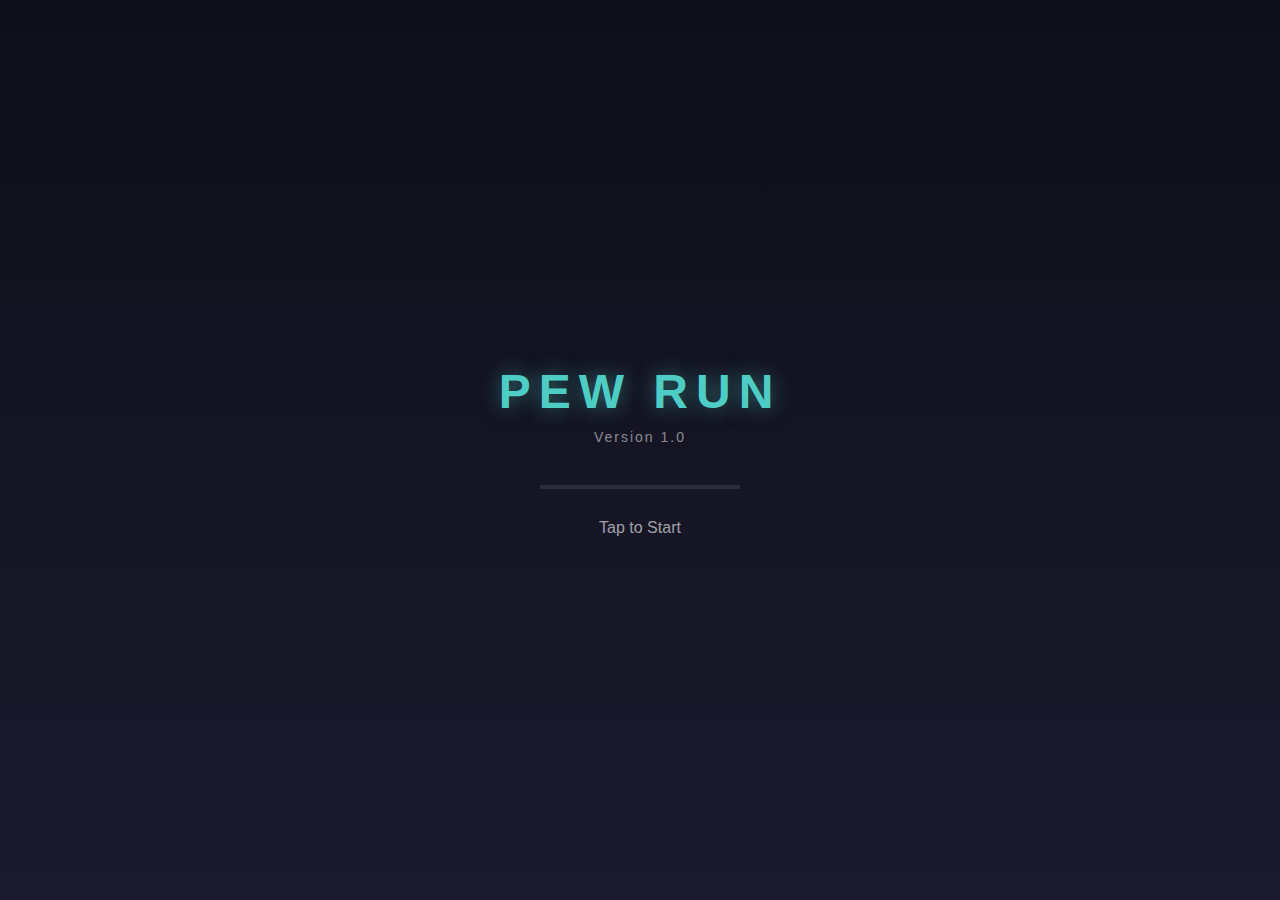
<file: index.html>
<!DOCTYPE html>
<html lang="en">
<head>
    <meta charset="UTF-8">
    <meta name="viewport" content="width=device-width, initial-scale=1.0, user-scalable=no, height=device-height, viewport-fit=cover">
    <title>Pew Run</title>
    
    <!-- Favicon -->
    <link rel="icon" type="image/png" sizes="192x192" href="icons/icon-192.png">

    <!-- iOS App Icons (multiple sizes) -->
    <link rel="apple-touch-icon" sizes="180x180" href="icons/icon-180.png">
    <link rel="apple-touch-icon" sizes="152x152" href="icons/icon-152.png">
    <link rel="apple-touch-icon" sizes="167x167" href="icons/icon-167.png">
    <link rel="apple-touch-icon" sizes="120x120" href="icons/icon-120.png">
    <link rel="apple-touch-icon-precomposed" sizes="180x180" href="icons/icon-180.png">
    
    <!-- Android Manifest -->
    <link rel="manifest" href="manifest.json">
    
    <!-- iOS Splash Screen -->
    <link rel="apple-touch-startup-image" href="icons/splash.svg">
    
    <!-- Apple PWA -->
    <meta name="apple-mobile-web-app-capable" content="yes">
    <meta name="apple-mobile-web-app-status-bar-style" content="black-translucent">
    <meta name="apple-mobile-web-app-title" content="Pew Run">

    <!-- Theme Color -->
    <meta name="theme-color" content="#4ecdc4">
    <meta name="description" content="Pew Run - A fast-paced 2D space shooter. Dodge obstacles, collect power-ups, and fight bosses in this action-packed arcade game.">
    <meta http-equiv="Content-Security-Policy" content="default-src 'self'; script-src 'self'; style-src 'self' 'unsafe-inline'; img-src 'self' data:; connect-src 'self'">

    <link rel="stylesheet" href="style.css?v=4">
</head>
<body>
<!-- Splash Screen -->
<div id="splashScreen" onclick="dismissSplashDirect()">
    <div class="splash-content">
        <h1 class="splash-title">PEW RUN</h1>
        <p class="splash-version">Version 1.0</p>
        <div class="splash-loading">
            <div class="loading-bar">
                <div class="loading-progress"></div>
            </div>
        </div>
        <p class="splash-tap">Tap to Start</p>
    </div>
</div>
    <div id="game-container">
        <canvas id="gameCanvas"></canvas>
        <div id="ui">
            <div id="score">Score: <span id="scoreValue">0</span></div>
            <div id="health">Health: <span id="healthValue">100</span></div>
            <div id="ammo">Ammo: <span id="ammoValue">30</span></div>
            <div id="gems">💎 <span id="gemsValue">0</span></div>
        </div>
        <!-- Add wave display -->
            <div id="waveUI">
            <span>WAVE: </span><span id="waveDisplay">1</span>
        </div>
        <!-- Tutorial UI -->
        <div id="tutorialUI" class="hidden">
            <span>TUTORIAL</span>
        </div>
        <!-- Add pause button (positioned in corner for easy access) -->
        <button id="bombBtn" class="hidden bomb-btn" aria-label="Use Bomb">💣<span class="bomb-count">1</span></button>
        <button id="pauseBtn" class="hidden" aria-label="Pause">⏸️</button>
        <button id="soundBtn" class="hidden" aria-label="Toggle sound">🔊</button>
        <button id="musicBtn" class="hidden" aria-label="Toggle music">🎵</button>
        <!-- Add wave announcement overlay (positioned after pause button for proper z-index) -->
        <div id="waveAnnouncement" class="wave-overlay hidden">
            <div class="wave-content">
                <h2 class="wave-title">WAVE</h2>
                <div class="wave-number" id="waveAnnouncementNumber">1</div>
                <p class="wave-subtitle">Get Ready!</p>
            </div>
        </div>
        <!-- Settings Button -->
        <button id="settingsBtn" class="hidden" aria-label="Settings">⚙️</button>
        <!-- Daily Rewards Button -->
        <button id="dailyRewardsBtn" class="hidden" aria-label="Daily rewards">🎁</button>

        <!-- Settings Panel -->
        <div id="settingsPanel" class="overlay hidden">
            <div class="settings-content">
                <h2>SETTINGS</h2>
                
                <div class="setting-row">
                    <span>Sound</span>
                    <button id="soundToggle" class="toggle-btn">ON</button>
                </div>
                
                <div class="setting-row">
                    <span>Music</span>
                    <button id="musicToggle" class="toggle-btn">ON</button>
                </div>
                
                <div class="setting-row">
                    <span>Graphics</span>
                    <button id="graphicsToggle" class="toggle-btn">HIGH</button>
                </div>
                
                <div class="setting-row">
                    <span>Vibration</span>
                    <button id="vibrationToggle" class="toggle-btn">ON</button>
                </div>
                
                <div class="setting-row">
                    <a href="privacy-policy.html" id="privacyLink" target="_blank" rel="noopener noreferrer">Privacy Policy</a>
                </div>
                
                <button id="closeSettingsBtn" class="close-btn">CLOSE</button>
            </div>
        </div>

        <!-- How to Play Panel -->
        <div id="howToPlayPanel" class="overlay hidden">
            <div class="how-to-play-content">
                <h2>HOW TO PLAY</h2>

                <div class="htp-section">
                    <h3>CONTROLS</h3>
                    <p>Drag to move · Auto-fire is always on</p>
                </div>

                <div class="htp-section">
                    <h3>POWER-UPS</h3>
                    <div class="htp-items">
                        <div class="htp-item">
                            <span class="htp-icon" style="background:#2ecc71">+</span>
                            <span>Health (+30 HP)</span>
                        </div>
                        <div class="htp-item">
                            <span class="htp-icon" style="background:#3498db">A</span>
                            <span>Ammo (+15)</span>
                        </div>
                        <div class="htp-item">
                            <span class="htp-icon" style="background:#f1c40f">S</span>
                            <span>Shield (blocks 1 hit)</span>
                        </div>
                        <div class="htp-item">
                            <span class="htp-icon" style="background:#e67e22">R</span>
                            <span>Rapid Fire (2x speed)</span>
                        </div>
                    </div>
                </div>

                <div class="htp-section">
                    <h3>SPECIAL ABILITY</h3>
                    <div class="htp-items">
                        <div class="htp-item">
                            <span class="htp-icon" style="background:#e74c3c">💣</span>
                            <span>Bomb - Clears screen!</span>
                        </div>
                    </div>
                    <p>Buy bombs in the shop. Tap the bomb button to use.</p>
                </div>

                <div class="htp-section">
                    <h3>OBSTACLES</h3>
                    <div class="htp-items">
                        <div class="htp-item">
                            <span class="htp-icon htp-box"></span>
                            <span>Crate (30 damage)</span>
                        </div>
                        <div class="htp-item">
                            <span class="htp-icon htp-spike"></span>
                            <span>Spike (30 damage)</span>
                        </div>
                    </div>
                </div>

                <div class="htp-section">
                    <h3>ENEMIES</h3>
                    <p>Basic → Fast → Tank → Shooter</p>
                    <p>Boss every 5 waves</p>
                </div>

                <button id="closeHowToPlayBtn" class="close-btn">CLOSE</button>
            </div>
        </div>

        <!-- Daily Rewards Panel -->
        <div id="dailyRewardsPanel" class="overlay hidden">
            <div class="daily-rewards-content">
                <h2>DAILY REWARDS</h2>
                
                <div class="streak-display">
                    <span id="streakCount">0</span> Day Streak
                </div>
                
                <div class="rewards-grid">
                    <div class="reward-day" data-day="1">
                        <div class="reward-icon">💎</div>
                        <div class="reward-amount">50</div>
                        <div class="reward-label">Day 1</div>
                    </div>
                    <div class="reward-day" data-day="2">
                        <div class="reward-icon">💎</div>
                        <div class="reward-amount">100</div>
                        <div class="reward-label">Day 2</div>
                    </div>
                    <div class="reward-day" data-day="3">
                        <div class="reward-icon">💎</div>
                        <div class="reward-amount">150</div>
                        <div class="reward-label">Day 3</div>
                    </div>
                    <div class="reward-day" data-day="4">
                        <div class="reward-icon">💎</div>
                        <div class="reward-amount">200</div>
                        <div class="reward-label">Day 4</div>
                    </div>
                    <div class="reward-day" data-day="5">
                        <div class="reward-icon">💎</div>
                        <div class="reward-amount">300</div>
                        <div class="reward-label">Day 5</div>
                    </div>
                    <div class="reward-day" data-day="6">
                        <div class="reward-icon">💎</div>
                        <div class="reward-amount">400</div>
                        <div class="reward-label">Day 6</div>
                    </div>
                    <div class="reward-day" data-day="7">
                        <div class="reward-day-large">
                            <div class="reward-icon">💎</div>
                            <div class="reward-amount">1000</div>
                            <div class="reward-label">DAY 7</div>
                        </div>
                    </div>
                </div>
                
                <div class="next-reward-info">
                    <p>Next reward in: <span id="nextRewardTimer">--:--</span></p>
                </div>
                
                <button id="claimDailyBtn" class="claim-btn">CLAIM REWARD</button>
                <button id="closeDailyBtn" class="close-btn">CLOSE</button>
            </div>
        </div>

        <!-- Tutorial Overlay -->
        <div id="tutorialOverlay" class="overlay hidden">
            <div class="tutorial-content">
                <div id="tutorialStep" class="tutorial-step">
                    <div class="tutorial-highlight" id="tutorialHighlight"></div>
                    <div class="tutorial-text" id="tutorialText"></div>
                    <div class="tutorial-progress">
                        <div class="tutorial-progress-bar" id="tutorialProgress"></div>
                    </div>
                </div>
                <button id="tutorialSkipBtn" class="skip-btn">SKIP</button>
            </div>
        </div>

        <!-- Tutorial Hint Display -->
        <div id="tutorialHint" class="hidden">
            <span id="hintText"></span>
        </div>

        <!-- Daily Reward Notification -->
        <div id="dailyRewardNotification" class="notification hidden">
            <div class="notification-content">
                <span class="notification-icon">🎁</span>
                <span class="notification-text">Daily Reward Ready!</span>
            </div>
        </div>
        <div id="playerHighlight" class="hidden">
            <div id="playerHighlightBox"></div>
        </div>
        <!-- Add pause menu overlay -->
        <div id="pauseMenu" class="overlay hidden">
            <div class="pause-content">
                <h2>PAUSED</h2>
                <button id="resumeBtn">RESUME</button>
                <button id="restartFromPauseBtn">RESTART</button>
                <button id="quitBtn">QUIT TO MENU</button>
                <button id="pauseShopBtn" class="shop-open-btn">SHOP</button>
                <button id="pauseHowToPlayBtn">HOW TO PLAY</button>
            </div>
        </div>
        <!-- Add boss health bar -->
        <div id="bossHealthBar" class="hidden">
            <div id="bossName">BOSS</div>
            <div id="bossHealthContainer">
                <div id="bossHealthFill"></div>
            </div>
        </div>
        <div id="startScreen" class="overlay">
            <h1>PEW RUN</h1>
           <p>Auto-shoot, drag to move left/right</p>
           <p>High Score: <span id="startHighScore">0</span></p>
           <p>Best Wave: <span id="startBestWave">1</span></p>
            <button id="startBtn">START</button>
            <button id="shopBtn" class="shop-open-btn">SHOP</button>
            <button id="howToPlayBtn">HOW TO PLAY</button>
        </div>
        <div id="gameOverScreen" class="overlay hidden">
            <h1>GAME OVER</h1>
            <div id="newHighScoreEl" class="new-high-score hidden">NEW HIGH SCORE!</div>
            <p>Score: <span id="finalScore">0</span></p>
            <p>High Score: <span id="highScoreDisplay">0</span></p>
            <p>Wave Reached: <span id="waveReachedDisplay">1</span></p>
            <p>Gems Earned: <span id="gemsEarnedDisplay">0</span></p>
            <p>Enemies Killed: <span id="enemiesKilledDisplay">0</span></p>
            <p>Total Games: <span id="totalGamesDisplay">0</span></p>
            <p>Total Enemies: <span id="totalEnemiesDisplay">0</span></p>
            <button id="restartBtn">RESTART</button>
            <button id="gameOverShopBtn" class="shop-open-btn">SHOP</button>
        </div>

        <!-- Revive Prompt -->
        <div id="revivePrompt" class="overlay hidden">
            <div class="revive-content">
                <h2>REVIVE?</h2>
                <p class="revive-desc">Continue with 50% health</p>
                <div class="revive-timer" id="reviveTimer">5</div>
                <button id="reviveBtn" class="revive-btn">REVIVE (1 token)</button>
                <button id="reviveSkipBtn" class="close-btn">GIVE UP</button>
            </div>
        </div>

        <!-- Shop Panel -->
        <div id="shopPanel" class="overlay hidden">
            <div class="shop-content">
                <h2>SHOP</h2>
                <p class="shop-gems-display">Gems: <span id="shopGemsDisplay">0</span></p>
                <div class="shop-grid">
                    <div class="shop-item" data-item="revive">
                        <div class="shop-icon">+1</div>
                        <div class="shop-name">Extra Life</div>
                        <div class="shop-desc">Revive once per game</div>
                        <div class="shop-owned" id="reviveCount">0 owned</div>
                        <button class="shop-buy-btn" data-item="revive" data-cost="500">500 gems</button>
                    </div>
                    <div class="shop-item" data-item="ammoBoost">
                        <div class="shop-icon">+10</div>
                        <div class="shop-name">Ammo Boost</div>
                        <div class="shop-desc">Start with +10 ammo</div>
                        <div class="shop-owned" id="ammoBoostStatus">Not owned</div>
                        <button class="shop-buy-btn" data-item="ammoBoost" data-cost="200">200 gems</button>
                    </div>
                    <div class="shop-item" data-item="skin_red">
                        <div class="shop-icon" style="color:#ff6b6b">Ship</div>
                        <div class="shop-name">Red Ship</div>
                        <div class="shop-owned" id="skinRedStatus">Not owned</div>
                        <button class="shop-buy-btn" data-item="skin_red" data-cost="300">300 gems</button>
                    </div>
                    <div class="shop-item" data-item="skin_gold">
                        <div class="shop-icon" style="color:#f39c12">Ship</div>
                        <div class="shop-name">Gold Ship</div>
                        <div class="shop-owned" id="skinGoldStatus">Not owned</div>
                        <button class="shop-buy-btn" data-item="skin_gold" data-cost="300">300 gems</button>
                    </div>
                    <div class="shop-item" data-item="skin_purple">
                        <div class="shop-icon" style="color:#9b59b6">Ship</div>
                        <div class="shop-name">Purple Ship</div>
                        <div class="shop-owned" id="skinPurpleStatus">Not owned</div>
                        <button class="shop-buy-btn" data-item="skin_purple" data-cost="300">300 gems</button>
                    </div>
                    <div class="shop-item" data-item="weapon_spread">
                        <div class="shop-icon">⟨⟩</div>
                        <div class="shop-name">Spread Shot</div>
                        <div class="shop-desc">Fire 3 bullets in a fan</div>
                        <div class="shop-owned" id="weaponSpreadStatus">Not owned</div>
                        <button class="shop-buy-btn" data-item="weapon_spread" data-cost="400">400 gems</button>
                    </div>
                    <div class="shop-item" data-item="weapon_piercing">
                        <div class="shop-icon">↟</div>
                        <div class="shop-name">Piercing Shot</div>
                        <div class="shop-desc">Bullets pass through enemies</div>
                        <div class="shop-owned" id="weaponPiercingStatus">Not owned</div>
                        <button class="shop-buy-btn" data-item="weapon_piercing" data-cost="600">600 gems</button>
                    </div>
                    <div class="shop-item" data-item="magnet">
                        <div class="shop-icon">🧲</div>
                        <div class="shop-name">Magnet</div>
                        <div class="shop-desc">Attract nearby power-ups</div>
                        <div class="shop-owned" id="magnetStatus">Not owned</div>
                        <button class="shop-buy-btn" data-item="magnet" data-cost="350">350 gems</button>
                    </div>
                    <div class="shop-item" data-item="startingShield">
                        <div class="shop-icon">🛡</div>
                        <div class="shop-name">Auto Shield</div>
                        <div class="shop-desc">Start with 3s shield</div>
                        <div class="shop-owned" id="startingShieldStatus">Not owned</div>
                        <button class="shop-buy-btn" data-item="startingShield" data-cost="250">250 gems</button>
                    </div>
                    <div class="shop-item" data-item="bomb">
                        <div class="shop-icon">💣</div>
                        <div class="shop-name">Bomb</div>
                        <div class="shop-desc">Clear screen of enemies</div>
                        <div class="shop-owned" id="bombCount">0 owned</div>
                        <button class="shop-buy-btn" data-item="bomb" data-cost="150">150 gems</button>
                    </div>
                </div>
                <button id="closeShopBtn" class="close-btn">CLOSE</button>
            </div>
        </div>
    </div>
    <script src="game.js?v=3"></script>
    <script>
    if ('serviceWorker' in navigator) {
        navigator.serviceWorker.register('service-worker.js');
    }
    </script>
</body>
</html>
</file>
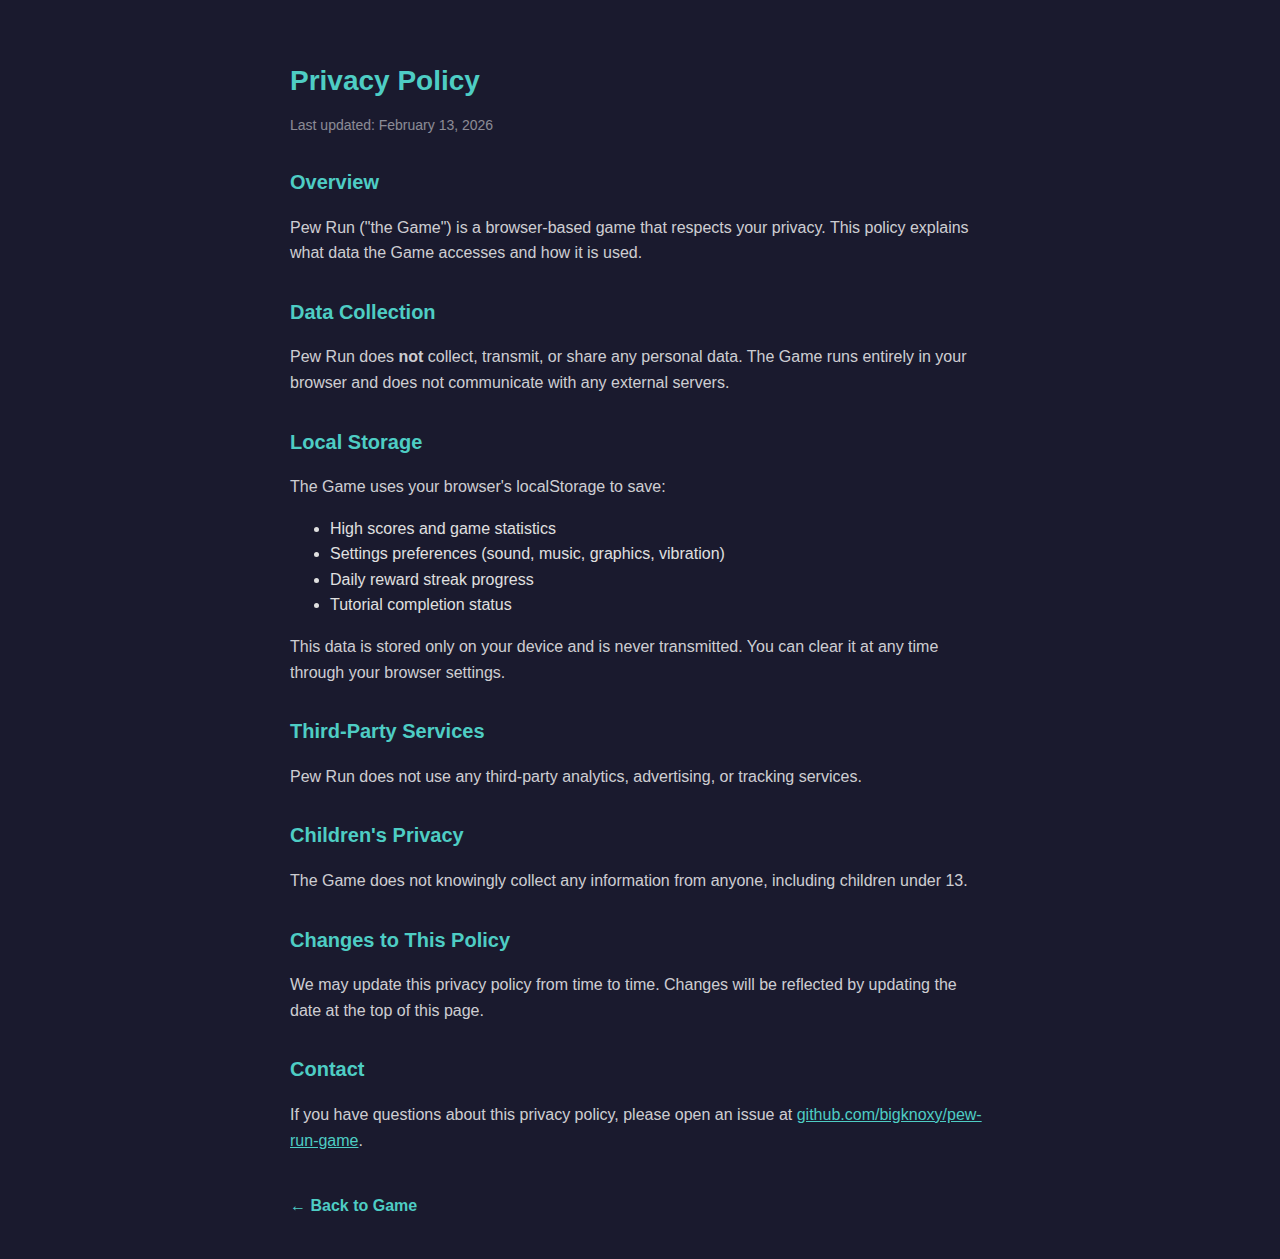
<file: privacy-policy.html>
<!DOCTYPE html>
<html lang="en">
<head>
    <meta charset="UTF-8">
    <meta name="viewport" content="width=device-width, initial-scale=1.0">
    <title>Privacy Policy - Pew Run</title>
    <style>
        body {
            font-family: 'Arial', sans-serif;
            background: #1a1a2e;
            color: #e0e0e0;
            margin: 0;
            padding: 20px;
            line-height: 1.6;
        }
        .container {
            max-width: 700px;
            margin: 0 auto;
            padding: 20px;
        }
        h1 {
            color: #4ecdc4;
            font-size: 28px;
            margin-bottom: 10px;
        }
        h2 {
            color: #4ecdc4;
            font-size: 20px;
            margin-top: 30px;
        }
        p {
            margin: 10px 0;
            color: rgba(255, 255, 255, 0.8);
        }
        .date {
            color: rgba(255, 255, 255, 0.5);
            font-size: 14px;
        }
        a {
            color: #4ecdc4;
        }
        .back-link {
            display: inline-block;
            margin-top: 30px;
            color: #4ecdc4;
            text-decoration: none;
            font-weight: bold;
        }
    </style>
</head>
<body>
    <div class="container">
        <h1>Privacy Policy</h1>
        <p class="date">Last updated: February 13, 2026</p>

        <h2>Overview</h2>
        <p>Pew Run ("the Game") is a browser-based game that respects your privacy. This policy explains what data the Game accesses and how it is used.</p>

        <h2>Data Collection</h2>
        <p>Pew Run does <strong>not</strong> collect, transmit, or share any personal data. The Game runs entirely in your browser and does not communicate with any external servers.</p>

        <h2>Local Storage</h2>
        <p>The Game uses your browser's localStorage to save:</p>
        <ul>
            <li>High scores and game statistics</li>
            <li>Settings preferences (sound, music, graphics, vibration)</li>
            <li>Daily reward streak progress</li>
            <li>Tutorial completion status</li>
        </ul>
        <p>This data is stored only on your device and is never transmitted. You can clear it at any time through your browser settings.</p>

        <h2>Third-Party Services</h2>
        <p>Pew Run does not use any third-party analytics, advertising, or tracking services.</p>

        <h2>Children's Privacy</h2>
        <p>The Game does not knowingly collect any information from anyone, including children under 13.</p>

        <h2>Changes to This Policy</h2>
        <p>We may update this privacy policy from time to time. Changes will be reflected by updating the date at the top of this page.</p>

        <h2>Contact</h2>
        <p>If you have questions about this privacy policy, please open an issue at <a href="https://github.com/bigknoxy/pew-run-game/issues">github.com/bigknoxy/pew-run-game</a>.</p>

        <a href="./" class="back-link">&larr; Back to Game</a>
    </div>
</body>
</html>
</file>
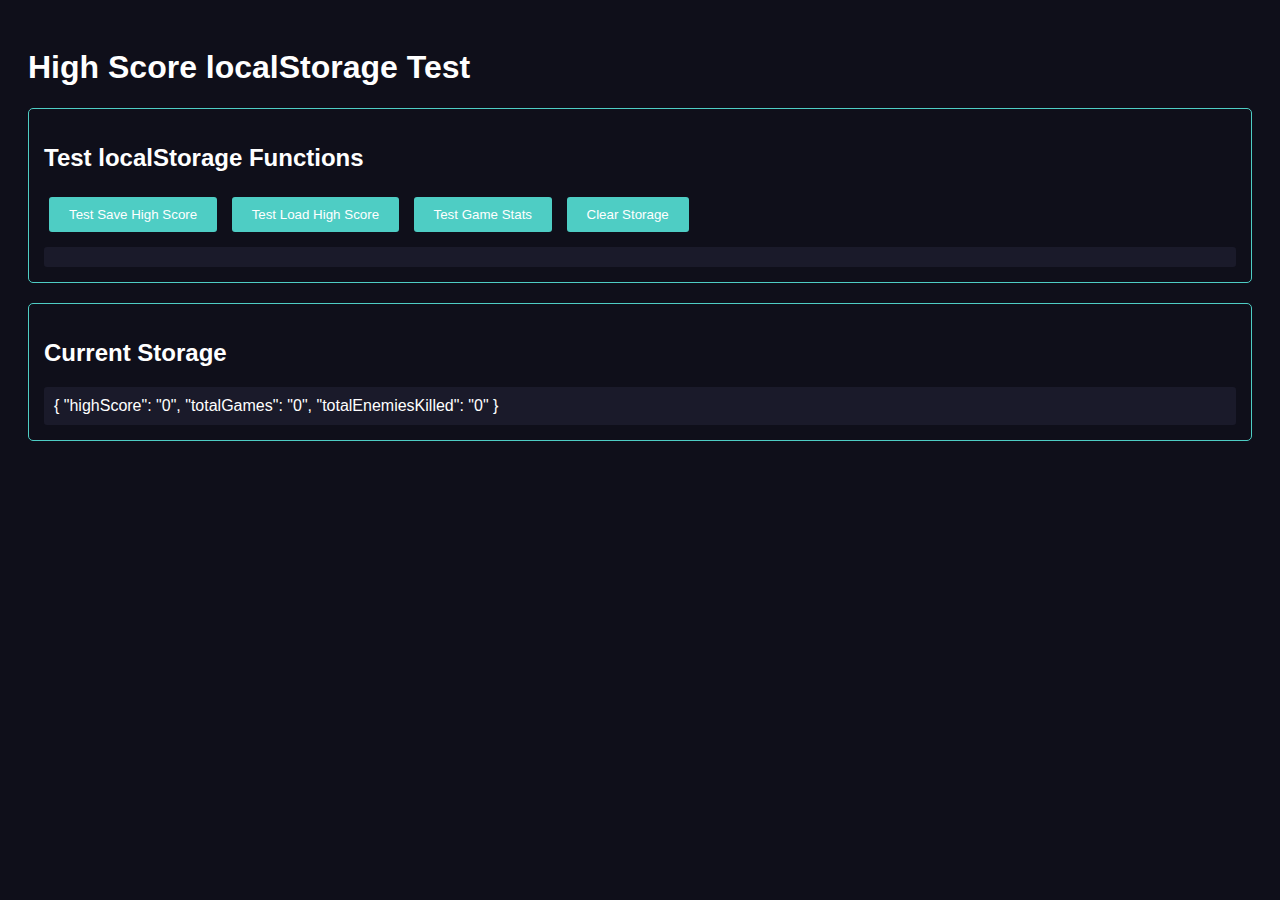
<file: test-highscore.html>
<!DOCTYPE html>
<html lang="en">
<head>
    <meta charset="UTF-8">
    <meta name="viewport" content="width=device-width, initial-scale=1.0">
    <title>High Score Test</title>
    <style>
        body {
            font-family: Arial, sans-serif;
            padding: 20px;
            background-color: #0f0f1a;
            color: white;
        }
        .test-section {
            margin: 20px 0;
            padding: 15px;
            border: 1px solid #4ecdc4;
            border-radius: 5px;
        }
        button {
            padding: 10px 20px;
            margin: 5px;
            background-color: #4ecdc4;
            color: white;
            border: none;
            border-radius: 3px;
            cursor: pointer;
        }
        button:hover {
            background-color: #3db8b0;
        }
        .result {
            margin-top: 10px;
            padding: 10px;
            background-color: #1a1a2a;
            border-radius: 3px;
        }
    </style>
</head>
<body>
    <h1>High Score localStorage Test</h1>
    
    <div class="test-section">
        <h2>Test localStorage Functions</h2>
        <button onclick="testHighScoreSave()">Test Save High Score</button>
        <button onclick="testHighScoreLoad()">Test Load High Score</button>
        <button onclick="testGameStats()">Test Game Stats</button>
        <button onclick="clearStorage()">Clear Storage</button>
        <div id="testResult" class="result"></div>
    </div>
    
    <div class="test-section">
        <h2>Current Storage</h2>
        <div id="currentStorage" class="result"></div>
    </div>

    <script>
        function updateDisplay() {
            const storage = {
                highScore: localStorage.getItem('highScore') || '0',
                totalGames: localStorage.getItem('totalGames') || '0',
                totalEnemiesKilled: localStorage.getItem('totalEnemiesKilled') || '0'
            };
            document.getElementById('currentStorage').innerHTML = JSON.stringify(storage, null, 2);
        }

        function testHighScoreSave() {
            const testScore = 1234;
            const currentHighScore = parseInt(localStorage.getItem('highScore') || '0');
            
            if (testScore > currentHighScore) {
                localStorage.setItem('highScore', testScore.toString());
                document.getElementById('testResult').innerHTML = 
                    `✅ High score saved: ${testScore} (previous: ${currentHighScore})`;
            } else {
                document.getElementById('testResult').innerHTML = 
                    `⚠️ Test score ${testScore} not higher than current ${currentHighScore}`;
            }
            updateDisplay();
        }

        function testHighScoreLoad() {
            const highScore = parseInt(localStorage.getItem('highScore') || '0');
            document.getElementById('testResult').innerHTML = 
                `📖 Loaded high score: ${highScore}`;
        }

        function testGameStats() {
            // Simulate game stats update
            const totalGames = parseInt(localStorage.getItem('totalGames') || '0');
            const totalEnemiesKilled = parseInt(localStorage.getItem('totalEnemiesKilled') || '0');
            
            localStorage.setItem('totalGames', (totalGames + 1).toString());
            localStorage.setItem('totalEnemiesKilled', (totalEnemiesKilled + 5).toString());
            
            document.getElementById('testResult').innerHTML = 
                `📊 Game stats updated: Games: ${totalGames + 1}, Enemies: ${totalEnemiesKilled + 5}`;
            updateDisplay();
        }

        function clearStorage() {
            localStorage.clear();
            document.getElementById('testResult').innerHTML = 
                `🗑️ Storage cleared`;
            updateDisplay();
        }

        // Initialize display
        updateDisplay();
    </script>
</body>
</html>
</file>
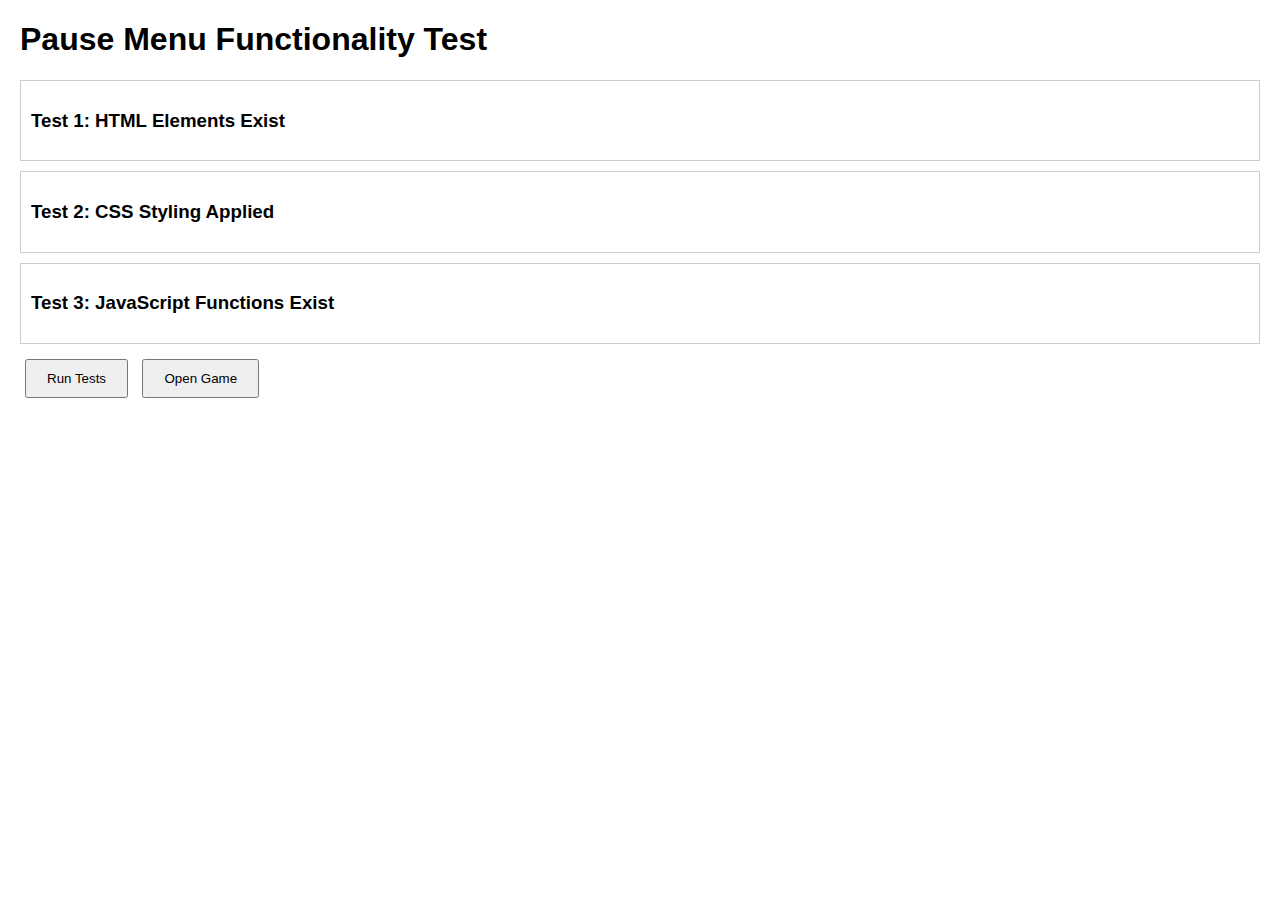
<file: test-pause.html>
<!DOCTYPE html>
<html>
<head>
    <title>Pause Functionality Test</title>
    <style>
        body { font-family: Arial, sans-serif; margin: 20px; }
        .test-case { margin: 10px 0; padding: 10px; border: 1px solid #ccc; }
        .pass { background-color: #d4edda; border-color: #c3e6cb; }
        .fail { background-color: #f8d7da; border-color: #f5c6cb; }
        button { padding: 10px 20px; margin: 5px; }
    </style>
</head>
<body>
    <h1>Pause Menu Functionality Test</h1>
    
    <div class="test-case">
        <h3>Test 1: HTML Elements Exist</h3>
        <div id="test1-result"></div>
    </div>
    
    <div class="test-case">
        <h3>Test 2: CSS Styling Applied</h3>
        <div id="test2-result"></div>
    </div>
    
    <div class="test-case">
        <h3>Test 3: JavaScript Functions Exist</h3>
        <div id="test3-result"></div>
    </div>
    
    <button onclick="runTests()">Run Tests</button>
    <button onclick="openGame()">Open Game</button>
    
    <script>
        function runTests() {
            // Test 1: Check HTML elements
            const pauseBtn = document.getElementById('pauseBtn');
            const pauseMenu = document.getElementById('pauseMenu');
            const resumeBtn = document.getElementById('resumeBtn');
            
            const test1 = document.getElementById('test1-result');
            if (pauseBtn && pauseMenu && resumeBtn) {
                test1.innerHTML = '✓ PASS: All pause HTML elements found';
                test1.parentElement.className = 'test-case pass';
            } else {
                test1.innerHTML = '✗ FAIL: Missing HTML elements';
                test1.parentElement.className = 'test-case fail';
            }
            
            // Test 2: Check CSS styling
            fetch('style.css')
                .then(response => response.text())
                .then(css => {
                    const test2 = document.getElementById('test2-result');
                    if (css.includes('#pauseBtn') && css.includes('#pauseMenu') && css.includes('.pause-content')) {
                        test2.innerHTML = '✓ PASS: All pause CSS styles found';
                        test2.parentElement.className = 'test-case pass';
                    } else {
                        test2.innerHTML = '✗ FAIL: Missing CSS styles';
                        test2.parentElement.className = 'test-case fail';
                    }
                });
            
            // Test 3: Check JavaScript functions
            fetch('game.js')
                .then(response => response.text())
                .then(js => {
                    const test3 = document.getElementById('test3-result');
                    if (js.includes('function pauseGame') && js.includes('function resumeGame') && js.includes('let isPaused')) {
                        test3.innerHTML = '✓ PASS: All pause JavaScript functions found';
                        test3.parentElement.className = 'test-case pass';
                    } else {
                        test3.innerHTML = '✗ FAIL: Missing JavaScript functions';
                        test3.parentElement.className = 'test-case fail';
                    }
                });
        }
        
        function openGame() {
            window.open('index.html', '_blank');
        }
    </script>
</body>
</html>
</file>
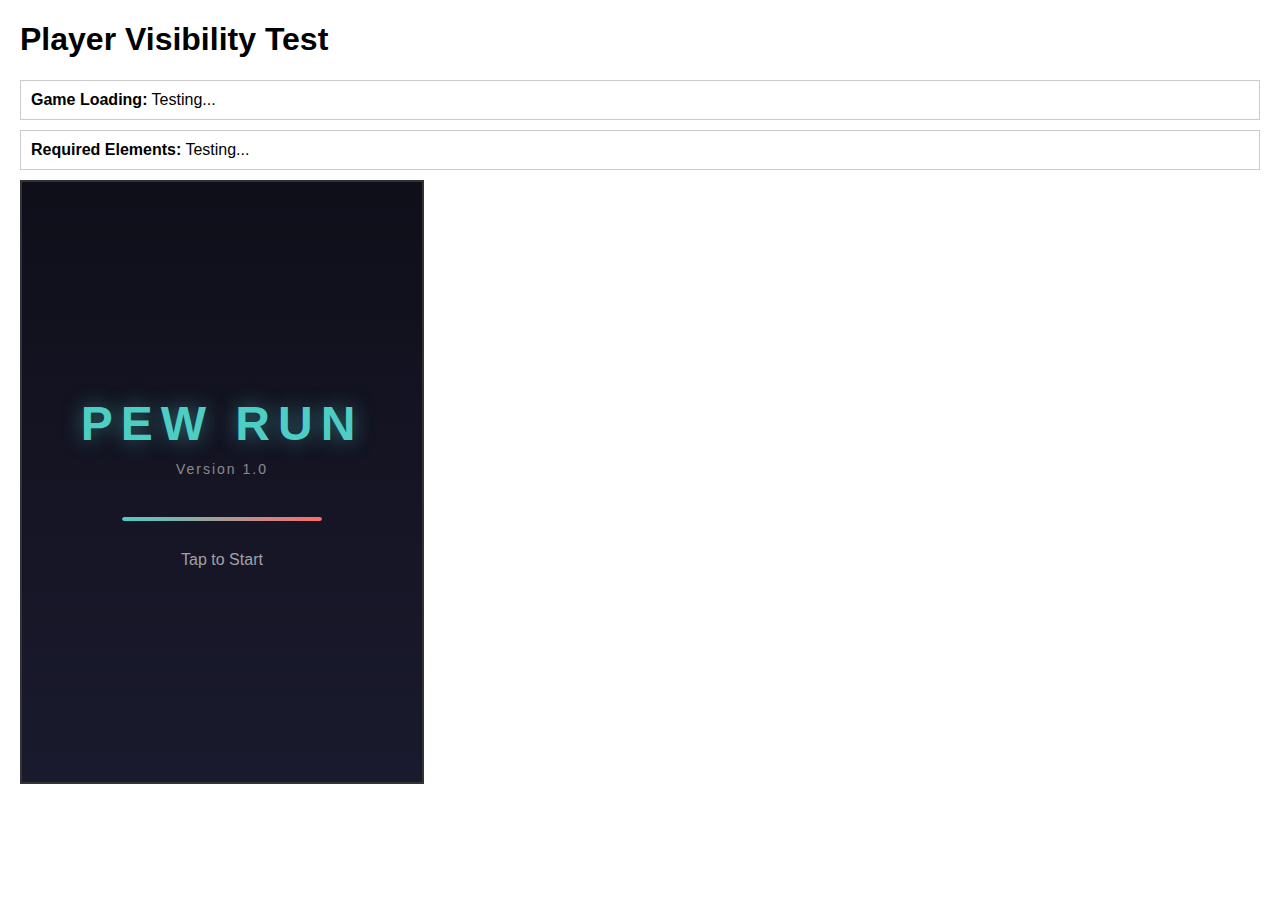
<file: test-player-visibility.html>
<!DOCTYPE html>
<html>
<head>
    <title>Player Visibility Test</title>
    <style>
        body { margin: 20px; font-family: Arial, sans-serif; }
        .test { margin: 10px 0; padding: 10px; border: 1px solid #ccc; }
        .pass { background: #d4edda; border-color: #c3e6cb; }
        .fail { background: #f8d7da; border-color: #f5c6cb; }
        iframe { width: 400px; height: 600px; border: 2px solid #333; }
    </style>
</head>
<body>
    <h1>Player Visibility Test</h1>
    
    <div class="test" id="loadTest">
        <strong>Game Loading:</strong> <span id="loadStatus">Testing...</span>
    </div>
    
    <div class="test" id="elementTest">
        <strong>Required Elements:</strong> <span id="elementStatus">Testing...</span>
    </div>
    
    <iframe id="gameFrame" src="index.html"></iframe>
    
    <script>
        setTimeout(() => {
            const frame = document.getElementById('gameFrame');
            const frameDoc = frame.contentDocument || frame.contentWindow.document;
            
            // Test 1: Check if game loads
            const canvas = frameDoc.getElementById('gameCanvas');
            const loadTest = document.getElementById('loadTest');
            const loadStatus = document.getElementById('loadStatus');
            
            if (canvas) {
                loadTest.className = 'test pass';
                loadStatus.textContent = '✓ Game loaded successfully';
            } else {
                loadTest.className = 'test fail';
                loadStatus.textContent = '✗ Game failed to load';
            }
            
            // Test 2: Check required elements
            const elementTest = document.getElementById('elementTest');
            const elementStatus = document.getElementById('elementStatus');
            
            const playerHighlight = frameDoc.getElementById('playerHighlight');
            const playerHighlightBox = frameDoc.getElementById('playerHighlightBox');
            const waveAnnouncement = frameDoc.getElementById('waveAnnouncement');
            
            let allElementsPresent = canvas && playerHighlight && playerHighlightBox && waveAnnouncement;
            
            if (allElementsPresent) {
                elementTest.className = 'test pass';
                elementStatus.textContent = '✓ All required elements present';
            } else {
                elementTest.className = 'test fail';
                elementStatus.textContent = `✗ Missing elements: ${[
                    !canvas ? 'canvas' : '',
                    !playerHighlight ? 'playerHighlight' : '',
                    !playerHighlightBox ? 'playerHighlightBox' : '',
                    !waveAnnouncement ? 'waveAnnouncement' : ''
                ].filter(Boolean).join(', ')}`;
            }
            
            // Test 3: Check if game.js has the updated player position
            fetch('game.js')
                .then(response => response.text())
                .then(jsContent => {
                    const positionTest = document.createElement('div');
                    positionTest.className = 'test';
                    positionTest.innerHTML = '<strong>Player Position:</strong> <span id="positionStatus">Testing...</span>';
                    document.body.appendChild(positionTest);
                    
                    const positionStatus = document.getElementById('positionStatus');
                    
                    if (jsContent.includes('player.y = canvas.height - player.height - 80')) {
                        positionTest.className = 'test pass';
                        positionStatus.textContent = '✓ Player position raised to 80px';
                    } else {
                        positionTest.className = 'test fail';
                        positionStatus.textContent = '✗ Player position not updated';
                    }
                    
                    // Test 4: Check for glow effect
                    const glowTest = document.createElement('div');
                    glowTest.className = 'test';
                    glowTest.innerHTML = '<strong>Glow Effect:</strong> <span id="glowStatus">Testing...</span>';
                    document.body.appendChild(glowTest);
                    
                    const glowStatus = document.getElementById('glowStatus');
                    
                    if (jsContent.includes('shadowBlur') && jsContent.includes('shadowColor')) {
                        glowTest.className = 'test pass';
                        glowStatus.textContent = '✓ Glow effect implemented';
                    } else {
                        glowTest.className = 'test fail';
                        glowStatus.textContent = '✗ Glow effect not found';
                    }
                    
                    // Test 5: Check for touch feedback
                    const touchTest = document.createElement('div');
                    touchTest.className = 'test';
                    touchTest.innerHTML = '<strong>Touch Feedback:</strong> <span id="touchStatus">Testing...</span>';
                    document.body.appendChild(touchTest);
                    
                    const touchStatus = document.getElementById('touchStatus');
                    
                    if (jsContent.includes('playerHighlight.classList.remove(\'hidden\')')) {
                        touchTest.className = 'test pass';
                        touchStatus.textContent = '✓ Touch feedback implemented';
                    } else {
                        touchTest.className = 'test fail';
                        touchStatus.textContent = '✗ Touch feedback not found';
                    }
                });
            
            // Test 6: Check CSS for wave announcement position
            fetch('style.css')
                .then(response => response.text())
                .then(cssContent => {
                    const cssTest = document.createElement('div');
                    cssTest.className = 'test';
                    cssTest.innerHTML = '<strong>Wave Position:</strong> <span id="cssStatus">Testing...</span>';
                    document.body.appendChild(cssTest);
                    
                    const cssStatus = document.getElementById('cssStatus');
                    
                    if (cssContent.includes('top: 150px') && cssContent.includes('.wave-overlay')) {
                        cssTest.className = 'test pass';
                        cssStatus.textContent = '✓ Wave announcement moved higher';
                    } else {
                        cssTest.className = 'test fail';
                        cssStatus.textContent = '✗ Wave position not updated';
                    }
                    
                    // Test 7: Check CSS for player highlight
                    const highlightTest = document.createElement('div');
                    highlightTest.className = 'test';
                    highlightTest.innerHTML = '<strong>Highlight CSS:</strong> <span id="highlightStatus">Testing...</span>';
                    document.body.appendChild(highlightTest);
                    
                    const highlightStatus = document.getElementById('highlightStatus');
                    
                    if (cssContent.includes('#playerHighlight') && cssContent.includes('#playerHighlightBox')) {
                        highlightTest.className = 'test pass';
                        highlightStatus.textContent = '✓ Player highlight styling added';
                    } else {
                        highlightTest.className = 'test fail';
                        highlightStatus.textContent = '✗ Player highlight CSS not found';
                    }
                });
            
        }, 2000); // Wait 2 seconds for game to load
    </script>
</body>
</html>
</file>
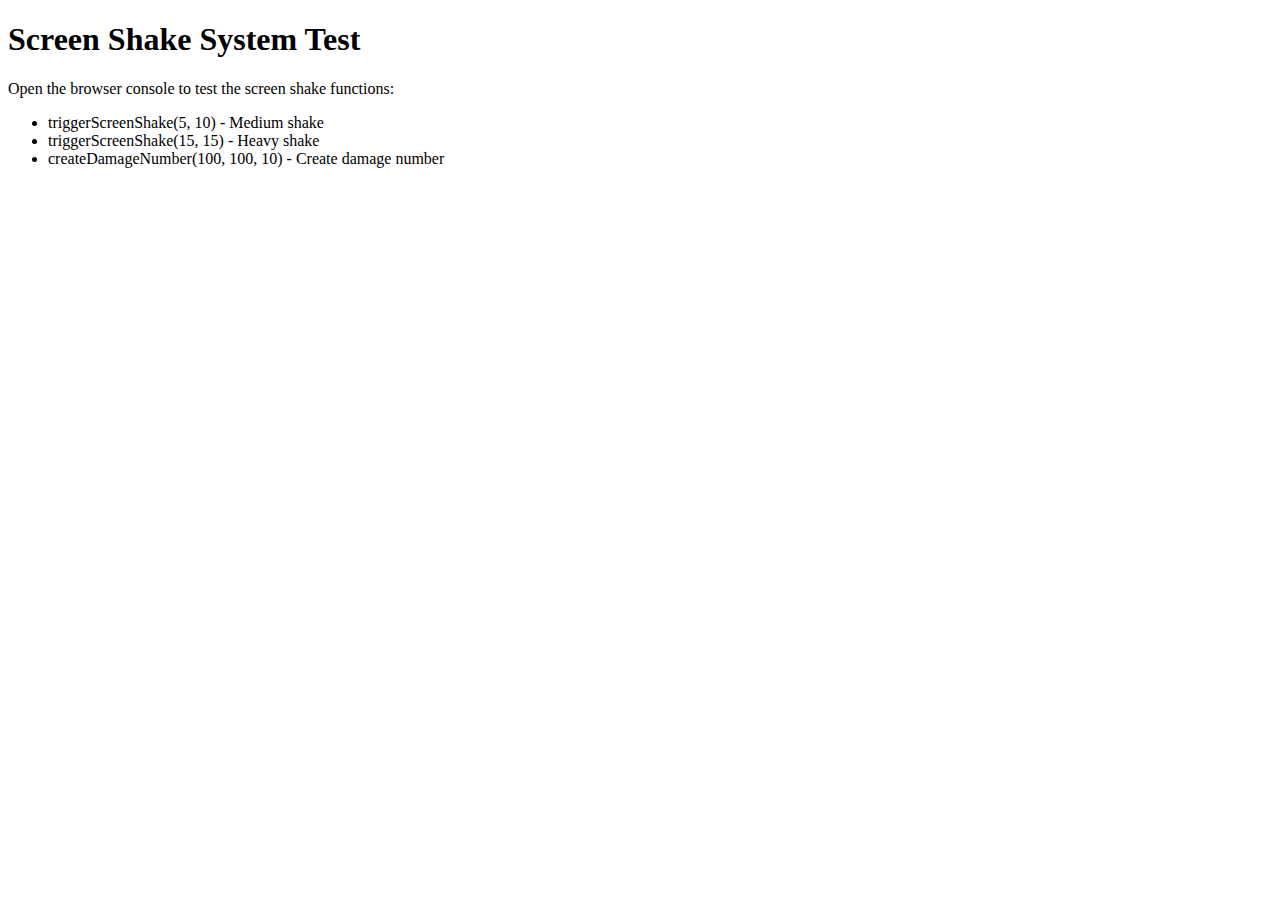
<file: test-shake.html>
<!DOCTYPE html>
<html>
<head>
    <title>Screen Shake Test</title>
</head>
<body>
    <h1>Screen Shake System Test</h1>
    <p>Open the browser console to test the screen shake functions:</p>
    <ul>
        <li>triggerScreenShake(5, 10) - Medium shake</li>
        <li>triggerScreenShake(15, 15) - Heavy shake</li>
        <li>createDamageNumber(100, 100, 10) - Create damage number</li>
    </ul>
    
    <script>
        // Screen shake system
        let screenShake = {
            intensity: 0,
            duration: 0,
            decay: 0.9
        };

        function triggerScreenShake(intensity, duration) {
            screenShake.intensity = intensity;
            screenShake.duration = duration;
            console.log(`Screen shake triggered: intensity=${intensity}, duration=${duration}`);
        }

        // Damage numbers
        let damageNumbers = [];

        function createDamageNumber(x, y, damage) {
            damageNumbers.push({
                x: x,
                y: y,
                damage: damage,
                life: 1,
                vy: -2
            });
            console.log(`Damage number created: x=${x}, y=${y}, damage=${damage}`);
        }

        // Make functions globally available for testing
        window.triggerScreenShake = triggerScreenShake;
        window.createDamageNumber = createDamageNumber;
        window.screenShake = screenShake;
        window.damageNumbers = damageNumbers;
    </script>
</body>
</html>
</file>
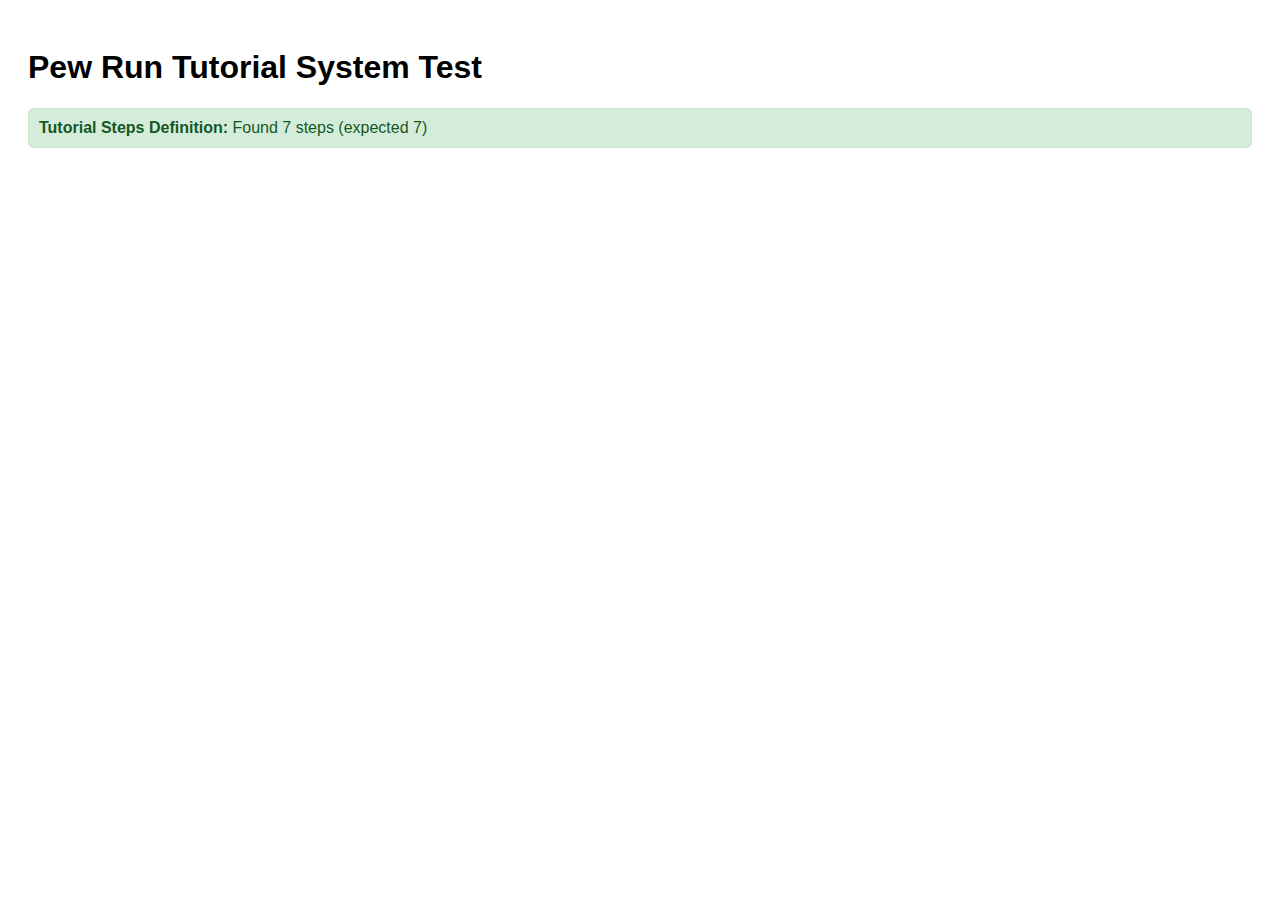
<file: test-tutorial.html>
<!DOCTYPE html>
<html>
<head>
    <title>Tutorial System Test</title>
    <style>
        body { font-family: Arial, sans-serif; padding: 20px; }
        .test-result { margin: 10px 0; padding: 10px; border-radius: 5px; }
        .pass { background: #d4edda; color: #155724; border: 1px solid #c3e6cb; }
        .fail { background: #f8d7da; color: #721c24; border: 1px solid #f5c6cb; }
        .info { background: #d1ecf1; color: #0c5460; border: 1px solid #bee5eb; }
    </style>
</head>
<body>
    <h1>Pew Run Tutorial System Test</h1>
    <div id="test-results"></div>

    <script>
        // Simulate localStorage for testing
        const testLocalStorage = {
            data: {},
            getItem: function(key) { return this.data[key] || null; },
            setItem: function(key, value) { this.data[key] = value; },
            removeItem: function(key) { delete this.data[key]; }
        };

        // Mock the tutorial system constants and functions
        const TUTORIAL_STEPS = [
            { id: 'welcome', title: 'Welcome to Pew Run!', text: 'Ready to blast your way through waves of enemies?', highlight: null, action: null, duration: 3000 },
            { id: 'movement', title: 'Movement', text: 'Drag anywhere on the screen to move left and right.', highlight: { width: 200, height: 80, offsetY: -120 }, action: 'move', duration: 4000 },
            { id: 'shooting', title: 'Auto-Fire', text: 'Your ship auto-fires! Just focus on dodging.', highlight: { width: 60, height: 80, offsetY: -120 }, action: 'shoot', duration: 4000 },
            { id: 'enemies', title: 'Enemies', text: 'Red enemies are basic. Orange ones are fast!', highlight: null, action: 'kill_enemy', duration: 3000 },
            { id: 'powerups', title: 'Powerups', text: 'Collect green orbs for health and blue for ammo!', highlight: null, action: 'collect_powerup', duration: 3000 },
            { id: 'boss', title: 'Boss Battles', text: 'Every 5 waves, a Boss appears! Keep shooting!', highlight: null, action: 'boss_wave', duration: 3000 },
            { id: 'complete', title: 'You\'re Ready!', text: 'You\'re all set! Good luck, Pilot!', highlight: null, action: null, duration: 2000 }
        ];

        let tutorialState = {
            currentStep: 0,
            completed: false,
            skipped: false,
            actions: {
                move: false,
                shoot: false,
                kill_enemy: false,
                collect_powerup: false,
                boss_wave: false
            }
        };

        function needsTutorial() {
            const hasPlayed = testLocalStorage.getItem('hasPlayed') === 'true';
            const tutorialCompleted = testLocalStorage.getItem('tutorialCompleted') === 'true';
            return !hasPlayed && !tutorialCompleted;
        }

        function runTests() {
            const results = document.getElementById('test-results');
            
            function addResult(test, passed, message) {
                const div = document.createElement('div');
                div.className = `test-result ${passed ? 'pass' : 'fail'}`;
                div.innerHTML = `<strong>${test}:</strong> ${message}`;
                results.appendChild(div);
            }

            function addInfo(message) {
                const div = document.createElement('div');
                div.className = 'test-result info';
                div.innerHTML = message;
                results.appendChild(div);
            }

            // Test 1: Tutorial Steps Definition
            addResult('Tutorial Steps Definition', 
                     TUTORIAL_STEPS.length === 7, 
                     `Found ${TUTORIAL_STEPS.length} steps (expected 7)`);

            // Test 2: First-time player detection
            testLocalStorage.clear(); // Clear storage
            addResult('First-time player detection',
                     needsTutorial() === true,
                     'Should detect first-time player');

            // Test 3: Returning player detection
            testLocalStorage.setItem('hasPlayed', 'true');
            addResult('Returning player detection',
                     needsTutorial() === false,
                     'Should not need tutorial for returning player');

            // Test 4: Tutorial completion tracking
            testLocalStorage.clear();
            testLocalStorage.setItem('tutorialCompleted', 'true');
            addResult('Tutorial completion detection',
                     needsTutorial() === false,
                     'Should not need tutorial if already completed');

            // Test 5: Tutorial state initialization
            const initialState = { ...tutorialState };
            addResult('Tutorial state initialization',
                     initialState.currentStep === 0 && 
                     initialState.completed === false && 
                     initialState.skipped === false,
                     'Initial state should be reset');

            // Test 6: Tutorial step structure
            const firstStep = TUTORIAL_STEPS[0];
            addResult('Tutorial step structure',
                     firstStep.id && firstStep.title && firstStep.text && 
                     firstStep.duration !== undefined,
                     'Each step should have required properties');

            // Test 7: Action-based steps
            const actionSteps = TUTORIAL_STEPS.filter(step => step.action);
            addResult('Action-based tutorial steps',
                     actionSteps.length === 5,
                     'Should have 5 action-based steps (move, shoot, kill_enemy, collect_powerup, boss_wave)');

            // Test 8: Tutorial progression logic
            let currentStep = 0;
            function simulateStepCompletion() {
                const step = TUTORIAL_STEPS[currentStep];
                if (step && step.action) {
                    tutorialState.actions[step.action] = true;
                    currentStep++;
                }
            }

            // Simulate completing action-based steps
            simulateStepCompletion(); // movement
            simulateStepCompletion(); // shooting (would advance to enemies step)
            
            addResult('Tutorial progression simulation',
                     currentStep > 0,
                     'Tutorial should advance when actions are completed');

            addInfo('<strong>Test Summary:</strong> Tutorial system core logic is properly implemented.');
            addInfo('<strong>Next Steps:</strong> Manual testing needed for UI interactions and localStorage persistence.');
        }

        // Run tests when page loads
        window.onload = runTests;
    </script>
</body>
</html>
</file>
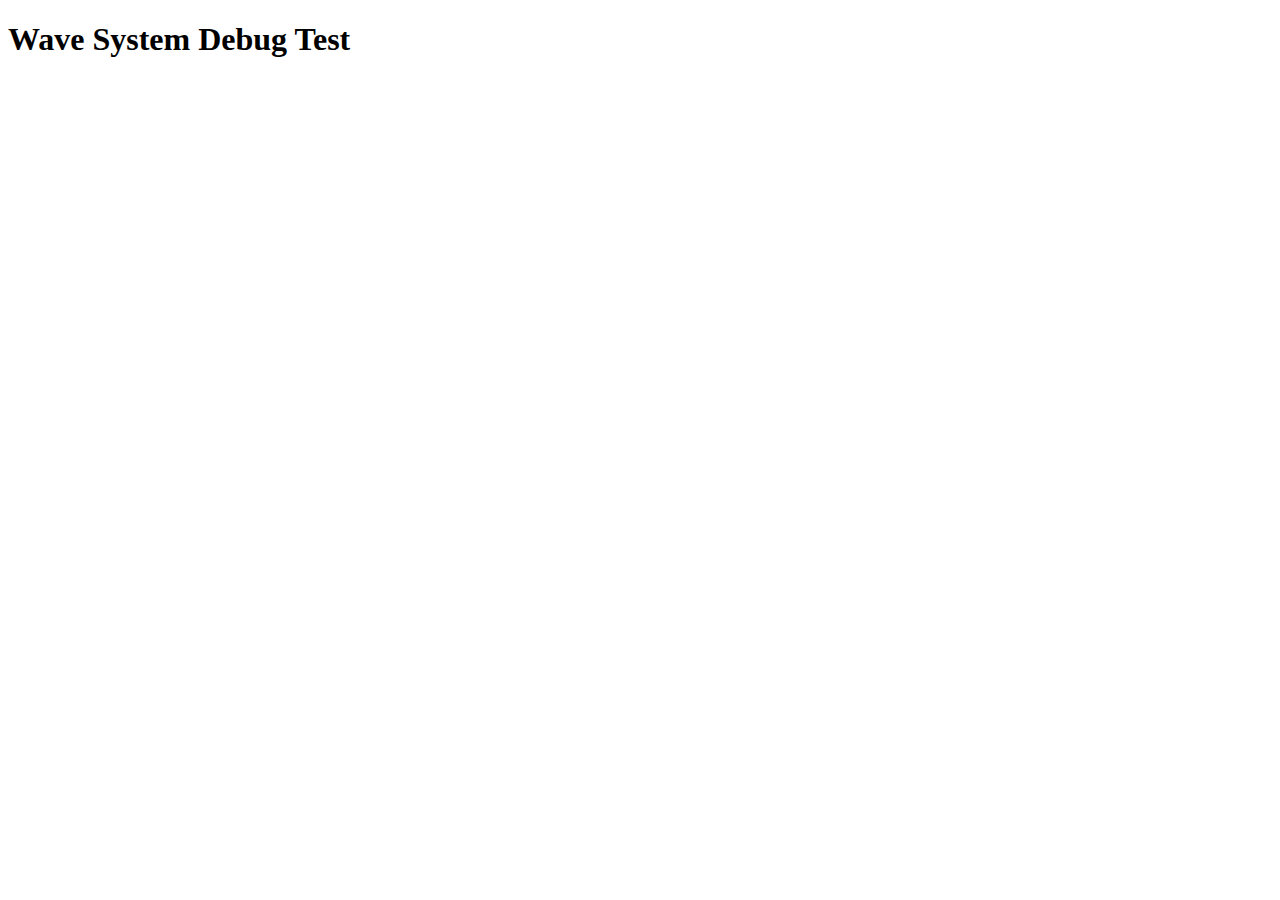
<file: test-wave.html>
<!DOCTYPE html>
<html>
<head>
    <title>Wave System Test</title>
</head>
<body>
    <h1>Wave System Debug Test</h1>
    <div id="output"></div>
    
    <script>
        // Simulate wave system logic
        let currentWave = 1;
        let enemiesRemaining = 10; // Start with 10 enemies
        let waveEnemiesToKill = 10;
        let isWaveComplete = false;
        
        function simulateKill() {
            console.log(`Before kill: Wave ${currentWave}, Enemies Remaining: ${enemiesRemaining}`);
            
            enemiesRemaining--;
            
            console.log(`After kill: Enemies Remaining: ${enemiesRemaining}`);
            
            if (enemiesRemaining <= 0 && !isWaveComplete) {
                isWaveComplete = true;
                console.log(`Wave ${currentWave} complete!`);
                
                // Simulate wave advancement
                setTimeout(() => {
                    currentWave++;
                    waveEnemiesToKill = 10 + (currentWave - 1) * 5;
                    enemiesRemaining = waveEnemiesToKill;
                    isWaveComplete = false;
                    console.log(`Starting Wave ${currentWave} with ${enemiesRemaining} enemies`);
                }, 1000);
            }
        }
        
        // Simulate killing all enemies in wave 1
        console.log("Starting simulation...");
        for (let i = 0; i < 10; i++) {
            simulateKill();
        }
    </script>
</body>
</html>
</file>
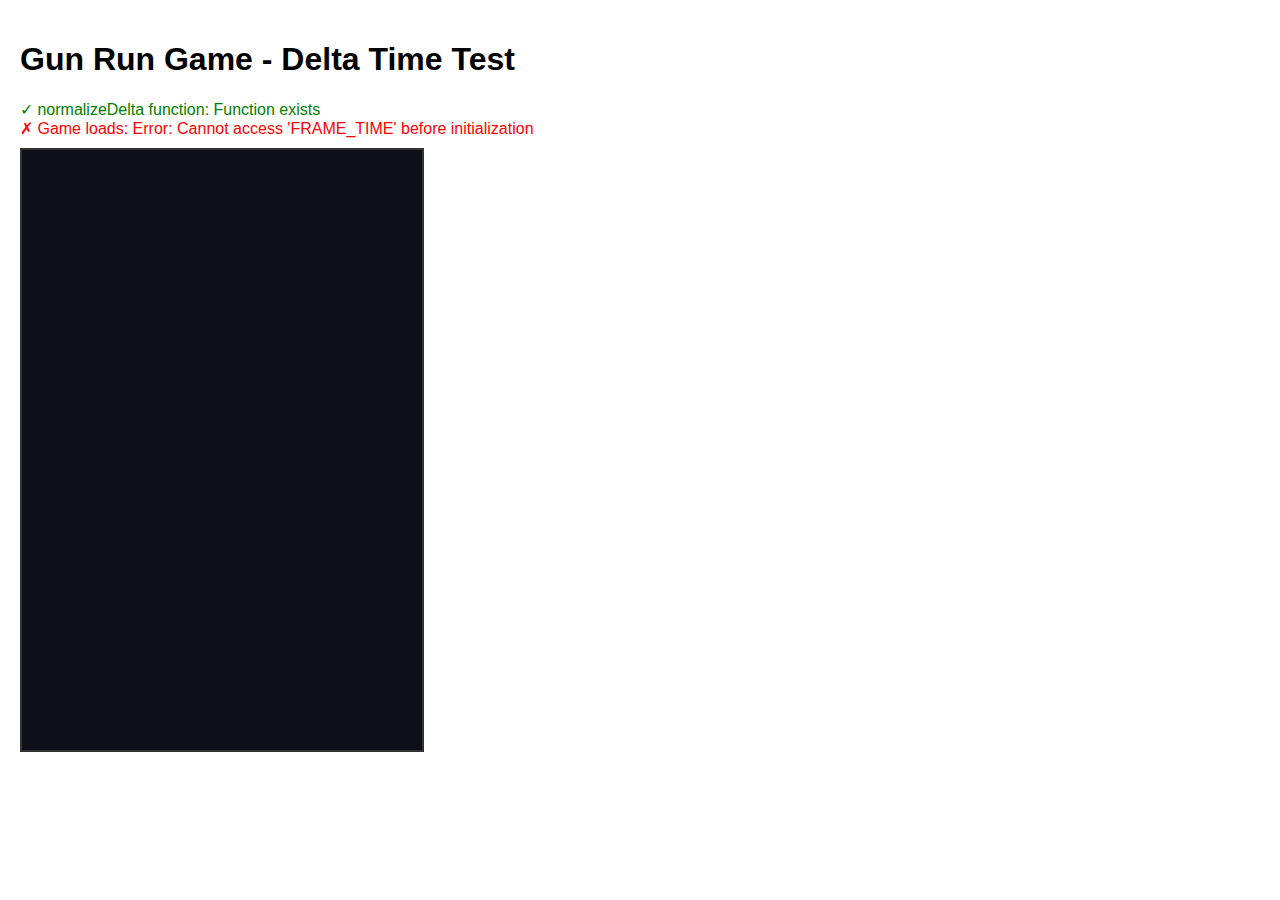
<file: test.html>
<!DOCTYPE html>
<html>
<head>
    <title>Gun Run Game - Test</title>
    <style>
        body { margin: 0; padding: 20px; font-family: Arial; }
        #gameCanvas { border: 2px solid #333; background: #0f0f1a; }
        .test-info { margin: 10px 0; }
        .pass { color: green; }
        .fail { color: red; }
    </style>
</head>
<body>
    <h1>Gun Run Game - Delta Time Test</h1>
    <div id="testResults" class="test-info"></div>
    <canvas id="gameCanvas" width="400" height="600"></canvas>
    
    <script>
        // Mock DOM elements that the game expects
        const mockElements = {
            scoreValue: { textContent: '0' },
            healthValue: { textContent: '100' },
            ammoValue: { textContent: '30' },
            startScreen: { classList: { add: () => {}, remove: () => {} } },
            gameOverScreen: { classList: { add: () => {}, remove: () => {} } },
            finalScore: { textContent: '0' },
            startBtn: { addEventListener: () => {} },
            restartBtn: { addEventListener: () => {} }
        };
        
        // Create mock elements
        Object.keys(mockElements).forEach(id => {
            if (!document.getElementById(id)) {
                const elem = document.createElement('div');
                elem.id = id;
                elem.style.display = 'none';
                document.body.appendChild(elem);
                Object.assign(elem, mockElements[id]);
            }
        });
        
        const testResults = document.getElementById('testResults');
        
        function addTest(name, passed, message) {
            const div = document.createElement('div');
            div.className = passed ? 'pass' : 'fail';
            div.textContent = `${passed ? '✓' : '✗'} ${name}: ${message}`;
            testResults.appendChild(div);
        }
        
        // Test 1: Check if normalizeDelta function exists
        try {
            // Load the game script
            const script = document.createElement('script');
            script.src = 'game.js';
            script.onload = function() {
                try {
                    if (typeof normalizeDelta === 'function') {
                        addTest('normalizeDelta function', true, 'Function exists');
                        
                        // Test normalization at 60fps
                        const result60fps = normalizeDelta(16.67); // ~60fps
                        addTest('60fps normalization', Math.abs(result60fps - 1.0) < 0.1, `Result: ${result60fps.toFixed(2)}`);
                        
                        // Test normalization at 30fps
                        const result30fps = normalizeDelta(33.33); // ~30fps
                        addTest('30fps normalization', Math.abs(result30fps - 2.0) < 0.1, `Result: ${result30fps.toFixed(2)}`);
                        
                        // Test accumulator variables exist
                        if (typeof enemySpawnAccumulator !== 'undefined') {
                            addTest('Accumulator variables', true, 'All accumulators defined');
                        } else {
                            addTest('Accumulator variables', false, 'Missing accumulator variables');
                        }
                        
                        addTest('Game loads', true, 'All syntax checks passed');
                        
                    } else {
                        addTest('normalizeDelta function', false, 'Function not found');
                    }
                } catch (e) {
                    addTest('Game loads', false, `Error: ${e.message}`);
                }
            };
            script.onerror = function() {
                addTest('Game loads', false, 'Failed to load game.js');
            };
            document.head.appendChild(script);
            
        } catch (e) {
            addTest('Test setup', false, `Error: ${e.message}`);
        }
    </script>
</body>
</html>
</file>
<file: style.css>
/* Splash Screen */
#splashScreen {
    position: fixed;
    top: 0;
    left: 0;
    width: 100%;
    height: 100%;
    background: linear-gradient(180deg, #0f0f1a 0%, #1a1a2e 100%);
    display: flex;
    justify-content: center;
    align-items: center;
    z-index: 1000;
    transition: opacity 0.5s ease;
    pointer-events: auto;
}

#splashScreen.hidden {
    opacity: 0;
    pointer-events: none;
}

.splash-content {
    text-align: center;
    animation: fadeIn 0.5s ease;
    pointer-events: auto;
    user-select: none;
}

.splash-tap {
    pointer-events: auto;
    cursor: pointer;
}

.splash-title {
    font-size: 48px;
    color: #4ecdc4;
    text-transform: uppercase;
    letter-spacing: 8px;
    margin: 0 0 10px 0;
    text-shadow: 0 0 20px rgba(78, 205, 196, 0.5);
    animation: pulse 2s infinite ease-in-out;
}

.splash-version {
    font-size: 14px;
    color: rgba(255, 255, 255, 0.5);
    margin: 0 0 40px 0;
    letter-spacing: 2px;
}

.splash-loading {
    width: 200px;
    margin: 0 auto 30px;
}

.loading-bar {
    width: 100%;
    height: 4px;
    background: rgba(255, 255, 255, 0.1);
    border-radius: 2px;
    overflow: hidden;
}

.loading-progress {
    height: 100%;
    width: 0%;
    background: linear-gradient(90deg, #4ecdc4, #ff6b6b);
    border-radius: 2px;
    animation: loadProgress 2s ease-out forwards;
}

.splash-tap {
    font-size: 16px;
    color: rgba(255, 255, 255, 0.6);
    animation: blink 1.5s infinite ease-in-out;
}

@keyframes fadeIn {
    from { opacity: 0; transform: translateY(20px); }
    to { opacity: 1; transform: translateY(0); }
}

@keyframes pulse {
    0%, 100% { transform: scale(1); text-shadow: 0 0 20px rgba(78, 205, 196, 0.5); }
    50% { transform: scale(1.05); text-shadow: 0 0 30px rgba(78, 205, 196, 0.8); }
}

@keyframes loadProgress {
    from { width: 0%; }
    to { width: 100%; }
}

@keyframes blink {
    0%, 100% { opacity: 0.6; }
    50% { opacity: 1; }
}

/* Prevent scroll during splash */
body.splash-active {
    overflow: hidden;
}

* {
    margin: 0;
    padding: 0;
    box-sizing: border-box;
}

html, body {
    font-family: 'Arial', sans-serif;
    background: #1a1a2e;
    margin: 0;
    padding: 0;
    overflow: hidden;
    width: 100%;
    height: 100%;
    position: fixed;
    -webkit-tap-highlight-color: transparent;
}

#game-container {
    position: fixed;
    top: 0;
    left: 0;
    width: 100%;
    max-width: 100%;
    height: 100dvh;
    min-height: 100dvh;
    background: #0f0f1a;
    overflow: hidden;
    padding-top: env(safe-area-inset-top);
    padding-bottom: env(safe-area-inset-bottom);
    padding-left: env(safe-area-inset-left);
    padding-right: env(safe-area-inset-right);
    user-select: none;
}

#gameCanvas {
    display: block;
    width: 100%;
    height: 100%;
    touch-action: none;
}

#ui {
    position: absolute;
    top: calc(10px + env(safe-area-inset-top));
    left: calc(10px + env(safe-area-inset-left));
    color: white;
    font-size: 16px;
    font-weight: bold;
    text-shadow: 2px 2px 4px rgba(0,0,0,0.8);
}

#ui > div {
    margin-bottom: 5px;
}

#gems {
    color: #f39c12;
    font-size: 18px;
}

#waveUI {
    position: absolute;
    top: calc(75px + env(safe-area-inset-top));
    left: calc(10px + env(safe-area-inset-left));
    font-size: 20px;
    color: #f39c12;
    font-weight: bold;
    text-shadow: 2px 2px 4px rgba(0,0,0,0.5);
}

.overlay {
    position: absolute;
    top: 0;
    left: 0;
    width: 100%;
    height: 100%;
    background: rgba(0,0,0,0.85);
    display: flex;
    flex-direction: column;
    justify-content: center;
    align-items: center;
    color: white;
    z-index: 10;
    opacity: 1;
    transition: opacity 0.25s ease;
    pointer-events: auto;
}

.overlay.hidden {
    opacity: 0;
    pointer-events: none;
}

.hidden:not(.overlay) {
    display: none;
}

.overlay h1 {
    font-size: 48px;
    margin-bottom: 20px;
    color: #ff6b6b;
    text-shadow: 3px 3px 6px rgba(0,0,0,0.8);
}

.overlay p {
    font-size: 18px;
    margin-bottom: 30px;
    color: #4ecdc4;
}

.overlay button {
    padding: 15px 40px;
    font-size: 20px;
    font-weight: bold;
    color: white;
    background: linear-gradient(135deg, #667eea 0%, #764ba2 100%);
    border: none;
    border-radius: 8px;
    cursor: pointer;
    transition: transform 0.2s, box-shadow 0.2s;
    touch-action: manipulation;
}

.overlay button:hover {
    transform: scale(1.05);
    box-shadow: 0 5px 20px rgba(102, 126, 234, 0.5);
}

.overlay button:active {
    transform: scale(0.98);
}

#pauseBtn {
    position: absolute;
    top: calc(10px + env(safe-area-inset-top));
    right: calc(10px + env(safe-area-inset-right));
    width: 50px;
    height: 50px;
    font-size: 24px;
    background: transparent;
    border: none;
    color: white;
    cursor: pointer;
    z-index: 100;
    pointer-events: auto;
}

#pauseBtn:active {
    background: rgba(255, 255, 255, 0.4);
}

#soundBtn, #musicBtn {
    position: absolute;
    top: calc(10px + env(safe-area-inset-top));
    width: 50px;
    height: 50px;
    font-size: 24px;
    background: rgba(255,255,255,0.2);
    border: 2px solid rgba(255,255,255,0.5);
    border-radius: 50%;
    cursor: pointer;
    z-index: 100;
}

#soundBtn { right: 70px; }
#musicBtn { right: 130px; }

#soundBtn:active, #musicBtn:active {
    background: rgba(255, 255, 255, 0.4);
}

.bomb-btn {
    position: absolute;
    bottom: calc(20px + env(safe-area-inset-bottom));
    right: calc(10px + env(safe-area-inset-right));
    width: 70px;
    height: 70px;
    font-size: 32px;
    background: linear-gradient(135deg, #e74c3c 0%, #c0392b 100%);
    border: 3px solid #ff6b6b;
    border-radius: 50%;
    cursor: pointer;
    z-index: 100;
    display: flex;
    align-items: center;
    justify-content: center;
    box-shadow: 0 0 15px rgba(231, 76, 60, 0.5);
    transition: transform 0.1s, box-shadow 0.1s;
}

.bomb-btn:active {
    transform: scale(0.9);
    box-shadow: 0 0 25px rgba(231, 76, 60, 0.8);
}

.bomb-btn.empty {
    background: rgba(100, 100, 100, 0.5);
    border-color: #666;
    box-shadow: none;
}

.bomb-count {
    position: absolute;
    bottom: -5px;
    right: -5px;
    background: #f39c12;
    color: #000;
    font-size: 14px;
    font-weight: bold;
    width: 22px;
    height: 22px;
    border-radius: 50%;
    display: flex;
    align-items: center;
    justify-content: center;
}

#pauseMenu {
    background: rgba(0, 0, 0, 0.9);
}

.pause-content {
    text-align: center;
}

.pause-content h2 {
    font-size: 48px;
    color: #f39c12;
    margin-bottom: 30px;
}

.pause-content button {
    display: block;
    width: 200px;
    margin: 10px auto;
    padding: 15px 30px;
    font-size: 18px;
    background: linear-gradient(180deg, #3498db, #2980b9);
    border: none;
    border-radius: 10px;
    color: white;
    cursor: pointer;
    transition: transform 0.2s, box-shadow 0.2s;
}

.pause-content button:hover {
    transform: scale(1.05);
    box-shadow: 0 0 20px rgba(52, 152, 219, 0.5);
}

.pause-content button:active {
    transform: scale(0.95);
}

@media (max-width: 600px) {
    #ui {
        font-size: 14px;
    }
    
    .overlay h1 {
        font-size: 36px;
    }
    
    .overlay p {
        font-size: 16px;
    }
    
    .overlay button {
        padding: 12px 30px;
        font-size: 18px;
    }
}


/* Wave Announcement Overlay Styles */
.wave-overlay {
    position: fixed;
    top: 150px;  /* Move higher to avoid player area */
    left: 0;
    width: 100%;
    height: 100px;
    background: linear-gradient(to bottom, rgba(0, 0, 0, 0.1), transparent);
    display: flex;
    flex-direction: row;
    justify-content: center;
    align-items: center;
    padding-left: 0;
    z-index: 50;
    pointer-events: none;
    transition: opacity 0.3s ease-in-out;
    opacity: 0;
}

.wave-overlay:not(.hidden) {
    opacity: 1;
}

.wave-content {
    text-align: center;
    animation: wavePopIn 0.5s ease-out;
}

@keyframes wavePopIn {
    0% {
        transform: scale(0.5);
        opacity: 0;
    }
    50% {
        transform: scale(1.1);
    }
    100% {
        transform: scale(1);
        opacity: 1;
    }
}

.wave-title {
    font-size: 2.5rem;
    font-weight: bold;
    color: #4ecdc4;
    text-transform: uppercase;
    letter-spacing: 0.2em;
    margin: 0;
    text-shadow: 0 0 20px rgba(78, 205, 196, 0.5);
}

.wave-number {
    font-size: 6rem;
    font-weight: 900;
    background: linear-gradient(135deg, #ff6b6b 0%, #f39c12 50%, #ff6b6b 100%);
    -webkit-background-clip: text;
    -webkit-text-fill-color: transparent;
    background-clip: text;
    margin: 10px 0;
    text-shadow: none;
    animation: waveNumberPulse 2s ease-in-out infinite;
    line-height: 1;
}

@keyframes waveNumberPulse {
    0%, 100% {
        transform: scale(1);
    }
    50% {
        transform: scale(1.05);
    }
}

.wave-subtitle {
    font-size: 1.2rem;
    color: rgba(255, 255, 255, 0.8);
    margin-top: 10px;
    text-transform: uppercase;
    letter-spacing: 0.1em;
}

/* Boss Health Bar Styles */
#bossHealthBar {
    position: fixed;
    top: calc(80px + env(safe-area-inset-top));
    left: 50%;
    transform: translateX(-50%);
    width: 80%;
    max-width: 400px;
    text-align: center;
    z-index: 40;
}

#bossName {
    color: #e74c3c;
    font-weight: bold;
    margin-bottom: 5px;
    text-shadow: 2px 2px 4px rgba(0,0,0,0.5);
}

#bossHealthContainer {
    width: 100%;
    height: 20px;
    background: rgba(0,0,0,0.5);
    border: 2px solid #e74c3c;
    border-radius: 10px;
    overflow: hidden;
}

#bossHealthFill {
    height: 100%;
    background: linear-gradient(90deg, #e74c3c, #c0392b);
    width: 100%;
    transition: width 0.2s ease;
}

/* Boss wave announcement styling */
.boss-wave .wave-title {
    color: #e74c3c;
    text-shadow: 0 0 20px rgba(231, 76, 60, 0.5);
}

.boss-wave .wave-number {
    background: linear-gradient(135deg, #e74c3c 0%, #c0392b 50%, #e74c3c 100%);
}

.boss-wave .wave-subtitle {
    color: rgba(231, 76, 60, 0.9);
}

/* Responsive adjustments */
@media (max-width: 600px) {
    .wave-title {
        font-size: 1.5rem;
    }
    
    .wave-number {
        font-size: 4rem;
    }
    
    .wave-subtitle {
        font-size: 1rem;
    }
    
    #bossHealthBar {
        width: 90%;
        max-width: 300px;
    }
}

@media (max-width: 400px) {
    .wave-title {
        font-size: 1.2rem;
    }
    
    .wave-number {
        font-size: 3rem;
    }
    
    .wave-subtitle {
        font-size: 0.9rem;
    }
    
    #bossHealthBar {
        width: 95%;
        max-width: 250px;
    }
}

#playerHighlight {
    position: fixed;
    bottom: 80px;
    left: 0;
    width: 100%;
    height: 70px;
    pointer-events: none;
    z-index: 45;
}

#playerHighlightBox {
    position: absolute;
    bottom: 0;
    width: 46px;
    height: 66px;
    border: 2px solid rgba(78, 205, 196, 0.8);
    border-radius: 6px;
    background: rgba(78, 205, 196, 0.2);
    transition: all 0.1s ease;
    box-shadow: 0 0 10px rgba(78, 205, 196, 0.4);
}

#playerHighlight.hidden {
    display: none;
}

#settingsBtn {
    position: absolute;
    top: calc(10px + env(safe-area-inset-top));
    right: calc(190px + env(safe-area-inset-right));
    width: 50px;
    height: 50px;
    font-size: 24px;
    background: rgba(255, 255, 255, 0.2);
    border: 2px solid rgba(255, 255, 255, 0.5);
    border-radius: 50%;
    cursor: pointer;
    z-index: 100;
}

#settingsBtn:active {
    transform: scale(0.95);
}

#dailyRewardsBtn {
    position: absolute;
    top: calc(10px + env(safe-area-inset-top));
    right: calc(130px + env(safe-area-inset-right));
    width: 50px;
    height: 50px;
    font-size: 24px;
    background: linear-gradient(135deg, #f39c12, #e74c3c);
    border: 2px solid rgba(255, 255, 255, 0.5);
    border-radius: 50%;
    cursor: pointer;
    z-index: 100;
    animation: pulse 2s infinite;
}

#dailyRewardsBtn:active {
    transform: scale(0.95);
}

#settingsPanel {
    background: rgba(0, 0, 0, 0.9);
    z-index: 15;
}

.settings-content {
    text-align: center;
    padding: 20px;
}

.settings-content h2 {
    font-size: 32px;
    color: #4ecdc4;
    margin-bottom: 30px;
    text-transform: uppercase;
    letter-spacing: 4px;
}

.setting-row {
    display: flex;
    justify-content: space-between;
    align-items: center;
    margin: 15px 0;
    padding: 10px 0;
    border-bottom: 1px solid rgba(255,255,255,0.1);
}

.setting-row span {
    color: white;
    font-size: 18px;
}

.toggle-btn {
    padding: 14px 20px;
    font-size: 16px;
    font-weight: bold;
    background: #4ecdc4;
    border: none;
    border-radius: 20px;
    color: #0f0f1a;
    cursor: pointer;
    min-width: 80px;
    min-height: 44px;
}

.toggle-btn.off {
    background: #666;
    color: white;
}

.toggle-btn:active {
    transform: scale(0.95);
}

#privacyLink {
    color: #4ecdc4;
    text-decoration: none;
    font-size: 16px;
}

#privacyLink:hover {
    text-decoration: underline;
}

.close-btn {
    margin-top: 30px;
    padding: 12px 40px;
    font-size: 18px;
    background: transparent;
    border: 2px solid rgba(255,255,255,0.5);
    border-radius: 10px;
    color: white;
    cursor: pointer;
}

.close-btn:hover {
    background: rgba(255,255,255,0.1);
}

/* How to Play Panel */
#howToPlayPanel {
    background: rgba(0, 0, 0, 0.9);
    z-index: 15;
}

.how-to-play-content {
    text-align: center;
    padding: 20px;
    max-width: 320px;
    max-height: 90vh;
    overflow-y: auto;
}

.how-to-play-content h2 {
    font-size: 32px;
    color: #4ecdc4;
    margin-bottom: 20px;
    text-transform: uppercase;
    letter-spacing: 4px;
}

.htp-section {
    margin-bottom: 18px;
}

.htp-section h3 {
    font-size: 14px;
    color: rgba(255, 255, 255, 0.5);
    text-transform: uppercase;
    letter-spacing: 2px;
    margin-bottom: 8px;
}

.htp-section p {
    font-size: 14px;
    margin-bottom: 4px;
}

.htp-items {
    display: flex;
    flex-direction: column;
    gap: 8px;
}

.htp-item {
    display: flex;
    align-items: center;
    gap: 12px;
}

.htp-icon {
    width: 28px;
    height: 28px;
    border-radius: 50%;
    display: flex;
    align-items: center;
    justify-content: center;
    font-size: 14px;
    font-weight: bold;
    color: white;
    flex-shrink: 0;
}

.htp-box {
    background: #888;
    border-radius: 4px;
}

.htp-spike {
    background: transparent;
    width: 0;
    height: 0;
    border-left: 14px solid transparent;
    border-right: 14px solid transparent;
    border-bottom: 28px solid #e67e22;
    border-radius: 0;
}

#howToPlayBtn,
#pauseHowToPlayBtn {
    margin-top: 10px;
}

/* Daily Rewards Panel */
#dailyRewardsPanel {
    background: rgba(0, 0, 0, 0.9);
    z-index: 15;
}

.daily-rewards-content {
    text-align: center;
    padding: 20px;
}

.daily-rewards-content h2 {
    font-size: 32px;
    color: #f39c12;
    margin-bottom: 20px;
    text-transform: uppercase;
    letter-spacing: 4px;
}

.streak-display {
    font-size: 24px;
    color: #ff6b6b;
    margin-bottom: 30px;
}

#streakCount {
    font-size: 32px;
    font-weight: bold;
}

.rewards-grid {
    display: grid;
    grid-template-columns: repeat(4, 1fr);
    gap: 10px;
    margin-bottom: 20px;
}

.reward-day {
    background: rgba(255,255,255,0.1);
    border-radius: 10px;
    padding: 15px 10px;
    text-align: center;
    border: 2px solid transparent;
    transition: all 0.3s ease;
}

.reward-day.claimed {
    opacity: 0.5;
    border-color: #4ecdc4;
}

.reward-day.available {
    border-color: #f39c12;
    background: rgba(243, 156, 18, 0.2);
    animation: pulse 2s infinite;
}

.reward-day.locked {
    opacity: 0.3;
}

.reward-icon {
    font-size: 28px;
    margin-bottom: 5px;
}

.reward-amount {
    font-size: 18px;
    font-weight: bold;
    color: #4ecdc4;
}

.reward-label {
    font-size: 12px;
    color: rgba(255,255,255,0.6);
    margin-top: 5px;
}

.reward-day-large {
    background: linear-gradient(135deg, #f39c12, #e74c3c);
    border-radius: 15px;
    padding: 20px;
    text-align: center;
}

.reward-day-large .reward-icon {
    font-size: 40px;
}

.reward-day-large .reward-amount {
    font-size: 28px;
    color: white;
}

.reward-day-large .reward-label {
    font-size: 16px;
    color: rgba(255,255,255,0.9);
    font-weight: bold;
}

.next-reward-info {
    color: rgba(255,255,255,0.6);
    font-size: 14px;
    margin: 20px 0;
}

.claim-btn {
    display: block;
    width: 200px;
    margin: 10px auto;
    padding: 15px 30px;
    font-size: 20px;
    font-weight: bold;
    background: linear-gradient(180deg, #f39c12, #e67e22);
    border: none;
    border-radius: 10px;
    color: white;
    cursor: pointer;
    animation: pulse 2s infinite;
}

.claim-btn:active {
    transform: scale(0.95);
}

.claim-btn:disabled {
    background: #666;
    animation: none;
    cursor: not-allowed;
}

/* Daily Reward Notification */
#dailyRewardNotification {
    position: fixed;
    top: 80px;
    left: 50%;
    transform: translateX(-50%);
    z-index: 200;
}

.notification-content {
    background: linear-gradient(135deg, #f39c12, #e74c3c);
    padding: 15px 25px;
    border-radius: 30px;
    display: flex;
    align-items: center;
    gap: 10px;
    animation: slideIn 0.5s ease;
}

.notification-icon {
    font-size: 24px;
}

.notification-text {
    font-size: 16px;
    font-weight: bold;
    color: white;
}

@keyframes slideIn {
    from { transform: translateY(-100%); opacity: 0; }
    to { transform: translateY(0); opacity: 1; }
}

/* Tutorial Overlay */
#tutorialOverlay {
    background: rgba(0, 0, 0, 0.7);
    pointer-events: none;
}

.tutorial-content {
    position: relative;
    width: 100%;
    height: 100%;
}

.tutorial-step {
    position: relative;
    width: 100%;
    height: 100%;
    display: flex;
    flex-direction: column;
    justify-content: flex-end;
    align-items: center;
    padding-bottom: 100px;
}

.tutorial-highlight {
    position: absolute;
    border: 3px solid #4ecdc4;
    border-radius: 15px;
    background: rgba(78, 205, 196, 0.2);
    box-shadow: 0 0 30px rgba(78, 205, 196, 0.5);
    pointer-events: none;
    transition: all 0.3s ease;
}

.tutorial-text {
    background: rgba(0, 0, 0, 0.9);
    padding: 20px 30px;
    border-radius: 15px;
    border: 2px solid #4ecdc4;
    max-width: 80%;
    text-align: center;
    margin-bottom: 20px;
    pointer-events: auto;
}

.tutorial-text h3 {
    color: #4ecdc4;
    margin: 0 0 10px 0;
    font-size: 24px;
}

.tutorial-text p {
    color: white;
    margin: 0;
    font-size: 16px;
    line-height: 1.5;
}

.tutorial-progress {
    position: absolute;
    bottom: 20px;
    left: 50%;
    transform: translateX(-50%);
    width: 200px;
    height: 6px;
    background: rgba(255, 255, 255, 0.2);
    border-radius: 3px;
}

.tutorial-progress-bar {
    height: 100%;
    background: linear-gradient(90deg, #4ecdc4, #ff6b6b);
    border-radius: 3px;
    width: 0%;
    transition: width 0.3s ease;
}

.skip-btn {
    position: absolute;
    top: calc(80px + env(safe-area-inset-top));
    right: calc(20px + env(safe-area-inset-right));
    padding: 10px 20px;
    font-size: 14px;
    background: transparent;
    border: 2px solid rgba(255,255,255,0.5);
    border-radius: 20px;
    color: white;
    cursor: pointer;
    pointer-events: auto;
}

.skip-btn:hover {
    background: rgba(255,255,255,0.1);
}

/* Tutorial Hint */
#tutorialHint {
    position: fixed;
    bottom: 150px;
    left: 50%;
    transform: translateX(-50%);
    background: rgba(0, 0, 0, 0.8);
    padding: 15px 25px;
    border-radius: 25px;
    border: 2px solid #4ecdc4;
    z-index: 150;
    pointer-events: none;
    animation: fadeIn 0.3s ease;
}

#hintText {
    color: #4ecdc4;
    font-size: 16px;
    font-weight: bold;
}

#tutorialUI {
    position: absolute;
    top: calc(60px + env(safe-area-inset-top));
    right: calc(10px + env(safe-area-inset-right));
    background: #4ecdc4;
    color: #0f0f1a;
    padding: 5px 10px;
    border-radius: 5px;
    font-size: 12px;
    font-weight: bold;
}

/* Shop Panel */
.shop-open-btn {
    margin-top: 10px;
    padding: 12px 30px;
    font-size: 18px;
    background: linear-gradient(135deg, #f39c12, #e67e22);
}

#shopPanel {
    background: rgba(0, 0, 0, 0.95);
}

.shop-content {
    text-align: center;
    padding: 20px;
    max-height: 90vh;
    overflow-y: auto;
}

.shop-content h2 {
    font-size: 32px;
    color: #f39c12;
    margin-bottom: 10px;
    text-transform: uppercase;
    letter-spacing: 4px;
}

.shop-gems-display {
    font-size: 22px;
    color: #4ecdc4;
    margin-bottom: 20px;
}

.shop-grid {
    display: grid;
    grid-template-columns: repeat(2, 1fr);
    gap: 12px;
    max-width: 500px;
    margin: 0 auto 20px;
}

.shop-item {
    background: rgba(255, 255, 255, 0.08);
    border-radius: 12px;
    padding: 15px 10px;
    text-align: center;
    border: 2px solid rgba(255, 255, 255, 0.1);
}

.shop-icon {
    font-size: 28px;
    font-weight: bold;
    margin-bottom: 5px;
}

.shop-name {
    font-size: 14px;
    font-weight: bold;
    color: white;
    margin-bottom: 4px;
}

.shop-desc {
    font-size: 11px;
    color: rgba(255, 255, 255, 0.5);
    margin-bottom: 6px;
}

.shop-owned {
    font-size: 11px;
    color: #4ecdc4;
    margin-bottom: 8px;
}

.shop-buy-btn {
    padding: 8px 16px;
    font-size: 14px;
    font-weight: bold;
    background: linear-gradient(135deg, #f39c12, #e67e22);
    border: none;
    border-radius: 8px;
    color: white;
    cursor: pointer;
    min-height: 44px;
}

.shop-buy-btn:disabled {
    background: #444;
    color: #888;
    cursor: not-allowed;
}

.shop-buy-btn.equipped {
    background: #4ecdc4;
    color: #0f0f1a;
}

.shop-buy-btn.owned {
    background: #555;
    color: #aaa;
}

/* Revive Prompt */
#revivePrompt {
    background: rgba(0, 0, 0, 0.9);
    z-index: 20;
}

.revive-content {
    text-align: center;
}

.revive-content h2 {
    font-size: 48px;
    color: #e74c3c;
    margin-bottom: 10px;
}

.revive-desc {
    font-size: 16px;
    color: rgba(255, 255, 255, 0.7);
    margin-bottom: 20px;
}

.revive-timer {
    font-size: 64px;
    font-weight: 900;
    color: #f39c12;
    margin-bottom: 20px;
}

.revive-btn {
    display: block;
    width: 220px;
    margin: 10px auto;
    padding: 15px 30px;
    font-size: 20px;
    font-weight: bold;
    background: linear-gradient(135deg, #e74c3c, #c0392b);
    border: none;
    border-radius: 10px;
    color: white;
    cursor: pointer;
}

.revive-btn:active {
    transform: scale(0.95);
}

.new-high-score {
    font-size: 28px;
    font-weight: bold;
    color: #f39c12;
    text-shadow: 0 0 20px rgba(243,156,18,0.8);
    animation: highScorePulse 0.8s ease-in-out infinite alternate;
    margin-bottom: 10px;
}

@keyframes highScorePulse {
    from { transform: scale(1); text-shadow: 0 0 20px rgba(243,156,18,0.5); }
    to { transform: scale(1.1); text-shadow: 0 0 40px rgba(243,156,18,1); }
}

/* Eliminate 300ms tap delay on Android for all interactive elements */
#pauseBtn,
#soundBtn,
#musicBtn,
#settingsBtn,
#dailyRewardsBtn,
.toggle-btn,
.close-btn,
.claim-btn,
.shop-buy-btn,
.shop-open-btn,
.revive-btn,
.skip-btn,
.splash-tap {
    touch-action: manipulation;
}

/* Ammo regen flash */
@keyframes ammo-regen-flash {
    0% { color: #fff; text-shadow: 0 0 8px rgba(255,255,255,0.8); }
    100% { color: white; text-shadow: 2px 2px 4px rgba(0,0,0,0.8); }
}

.ammo-flash {
    animation: ammo-regen-flash 0.4s ease-out;
}

@media (prefers-reduced-motion: reduce) {
    *, *::before, *::after {
        animation-duration: 0.01ms !important;
        animation-iteration-count: 1 !important;
        transition-duration: 0.01ms !important;
    }
}
</file>
